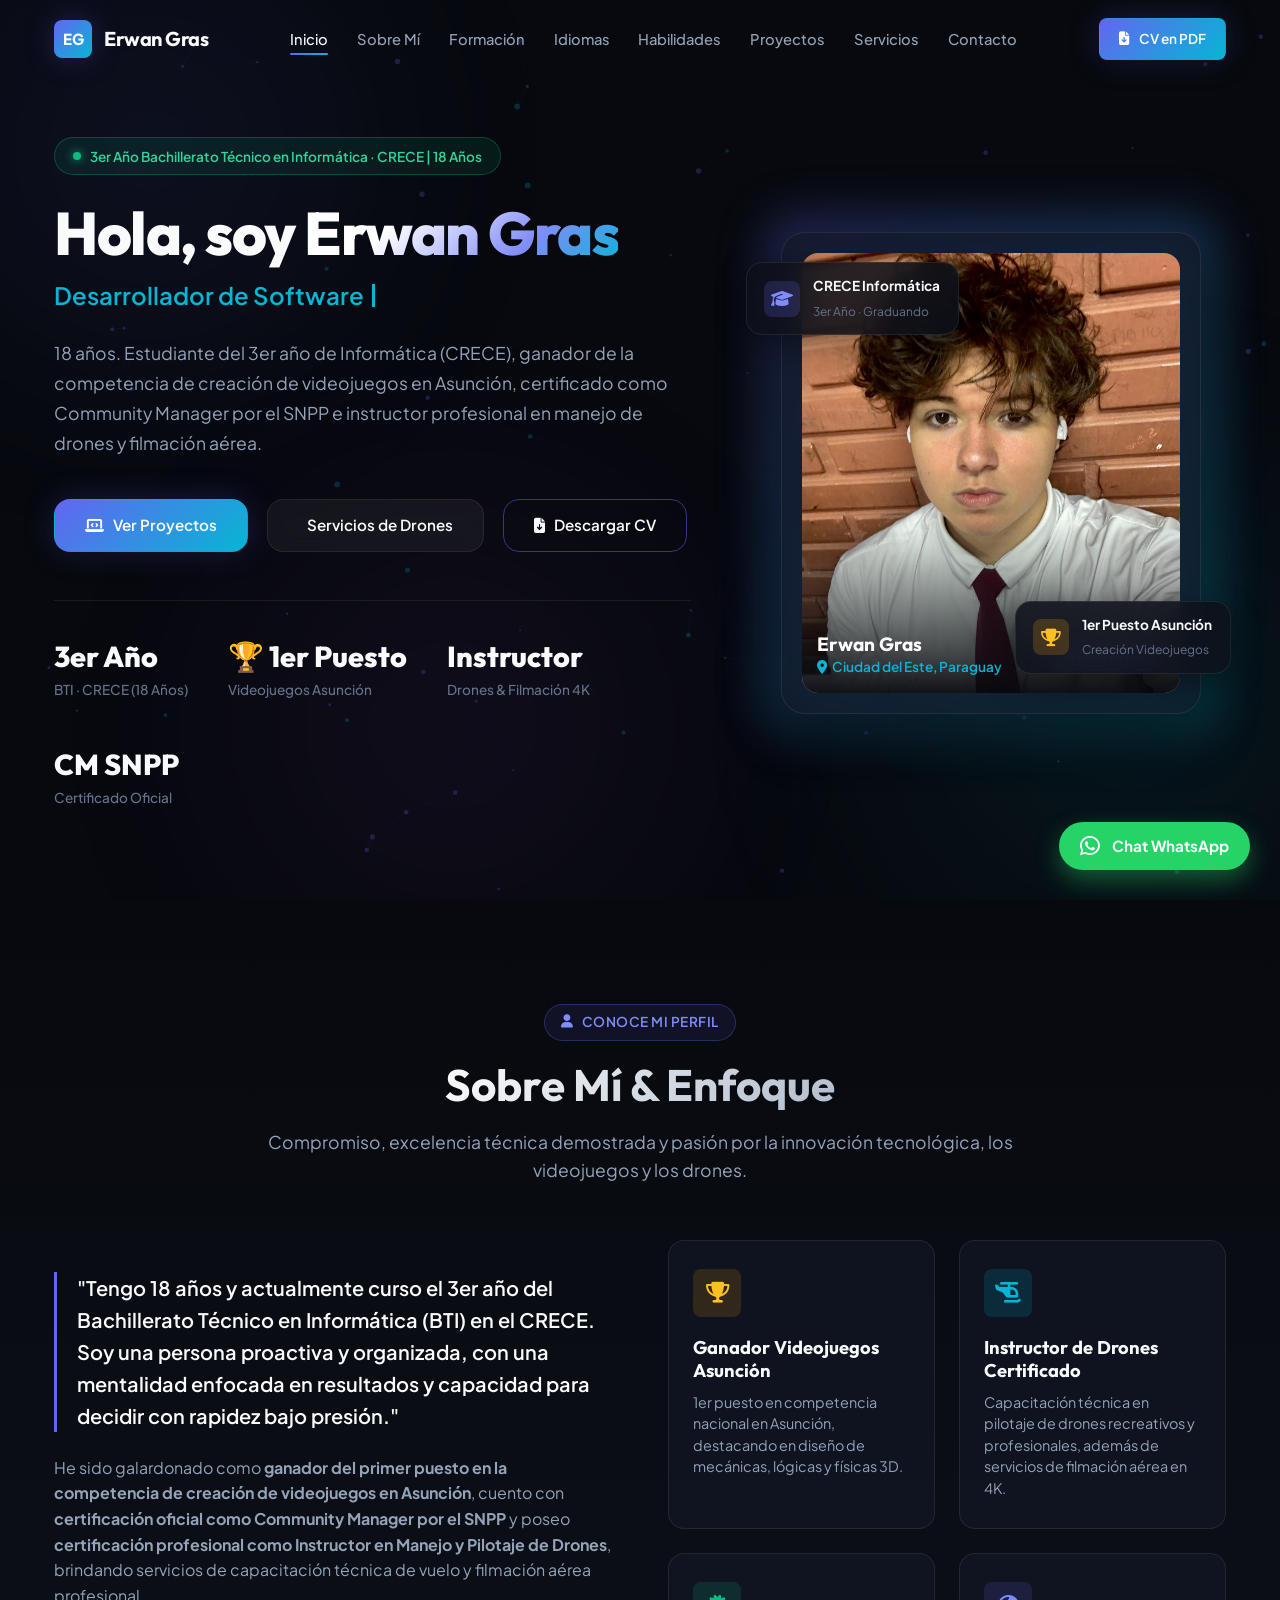
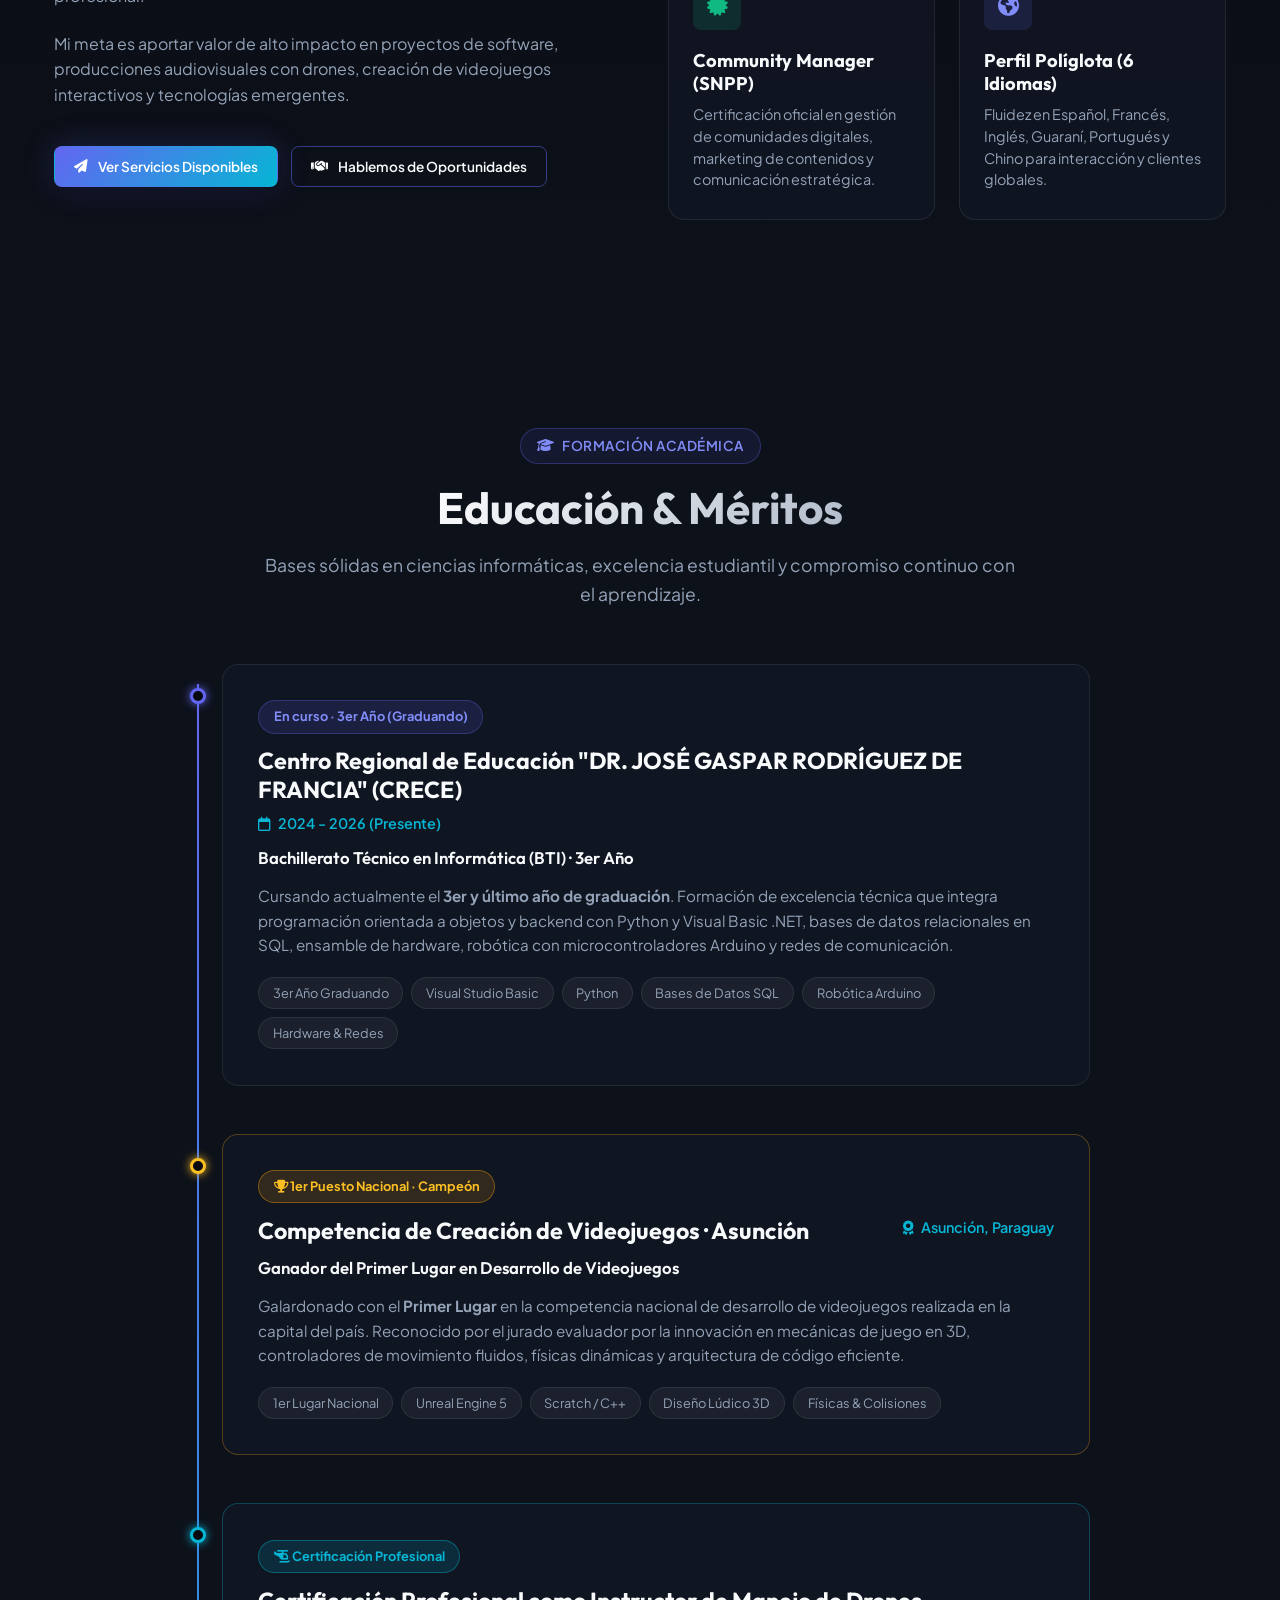
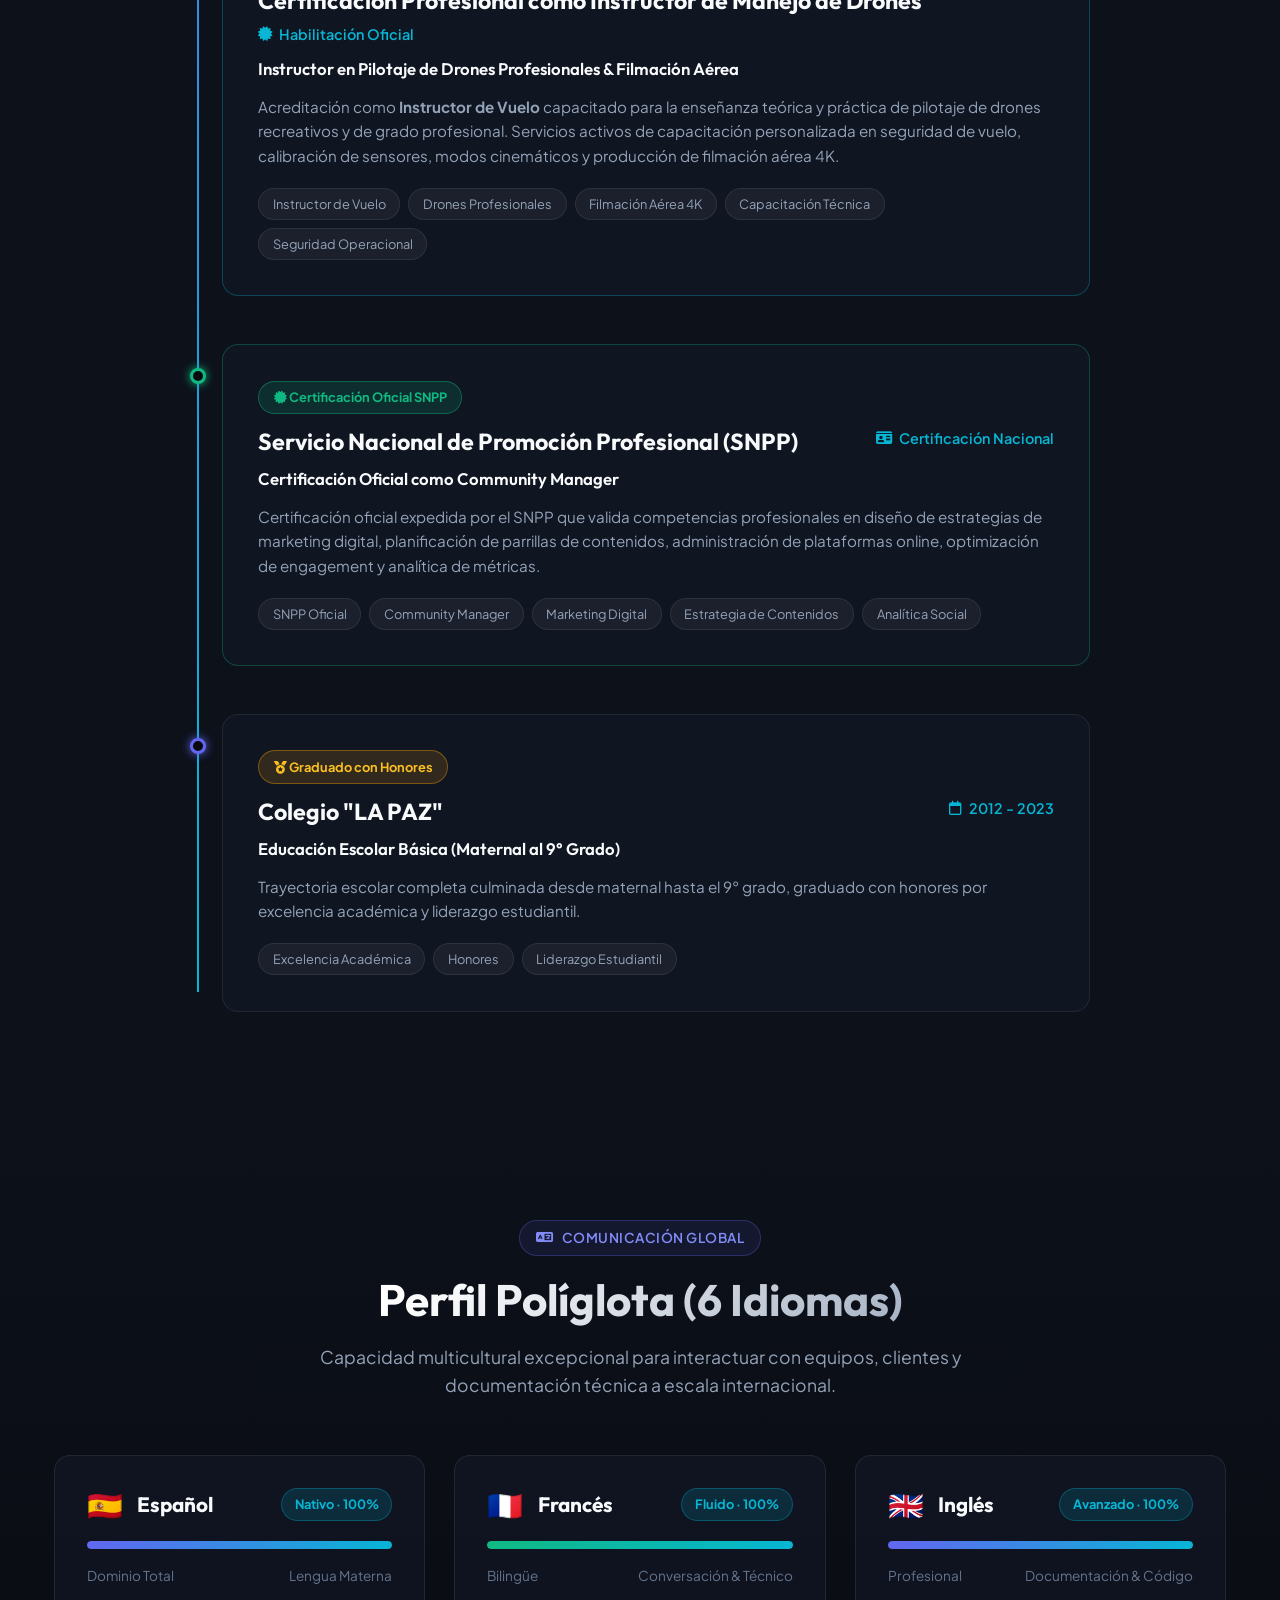
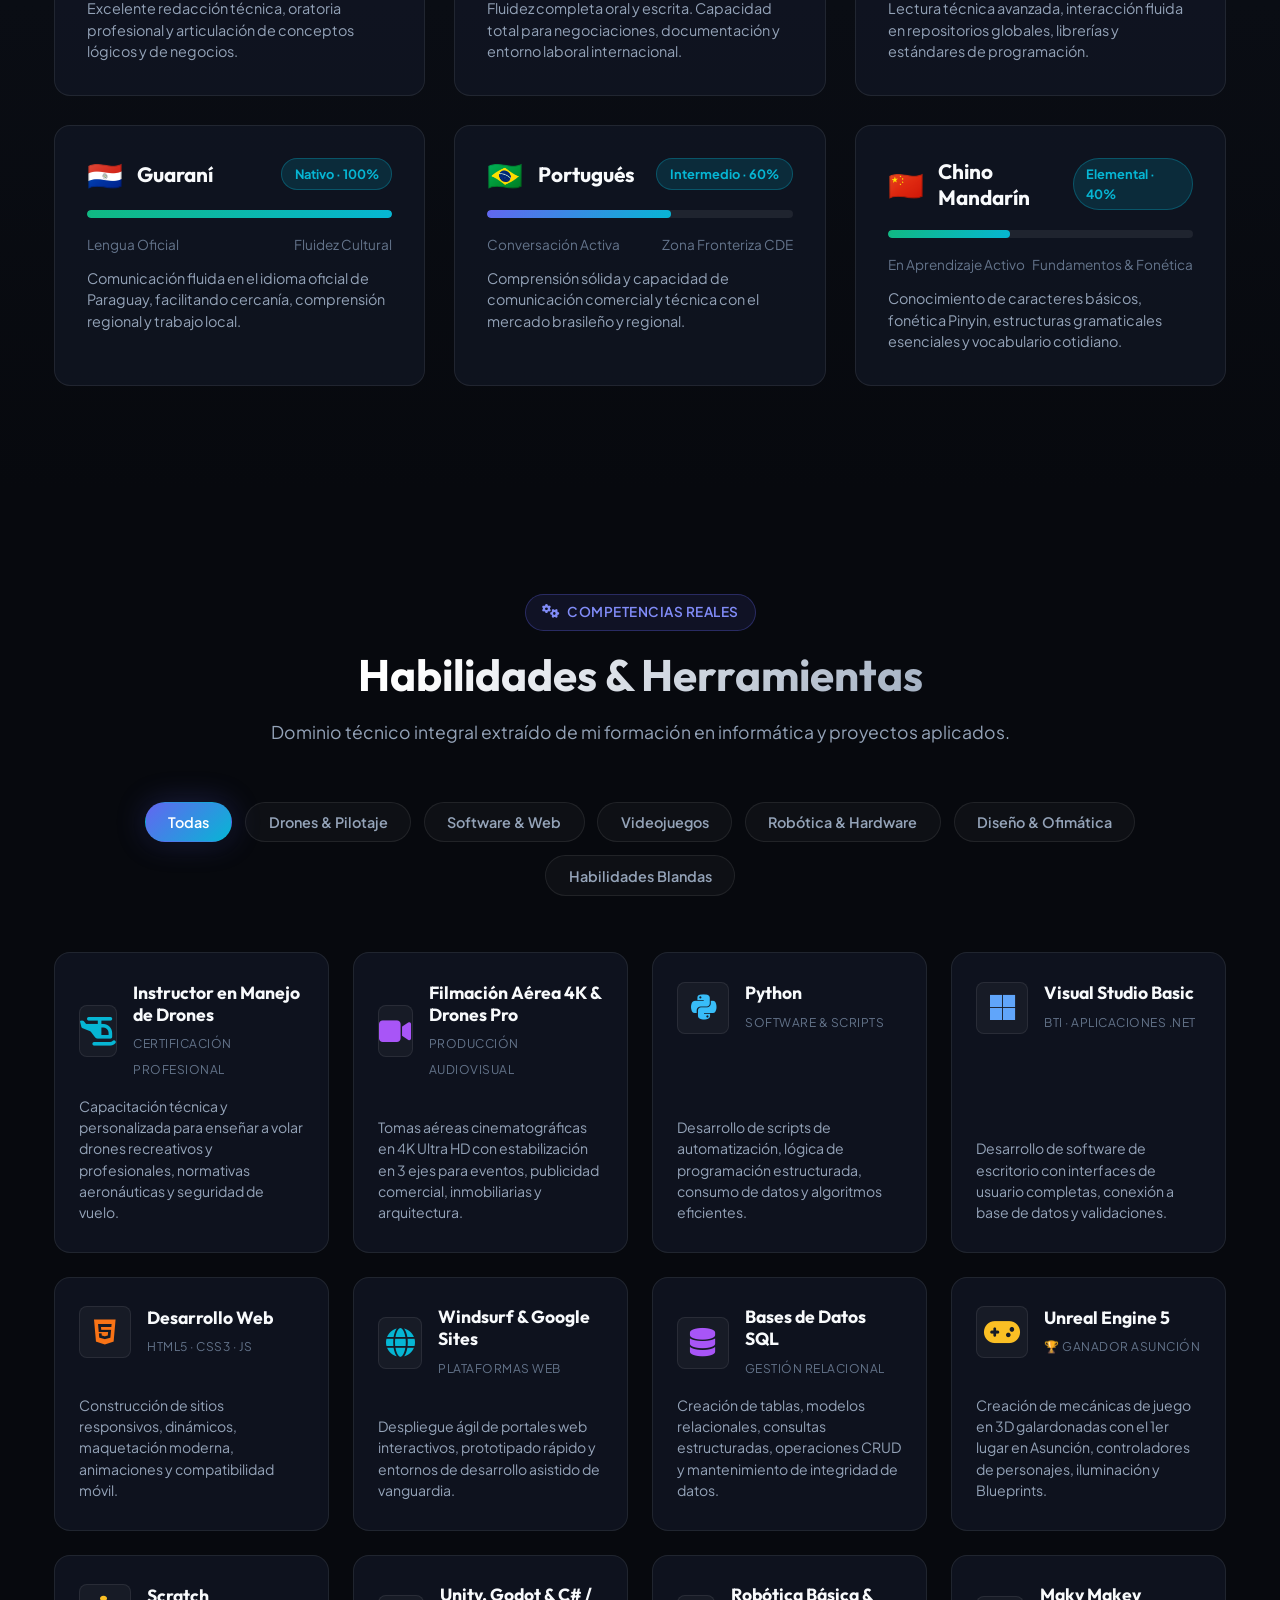
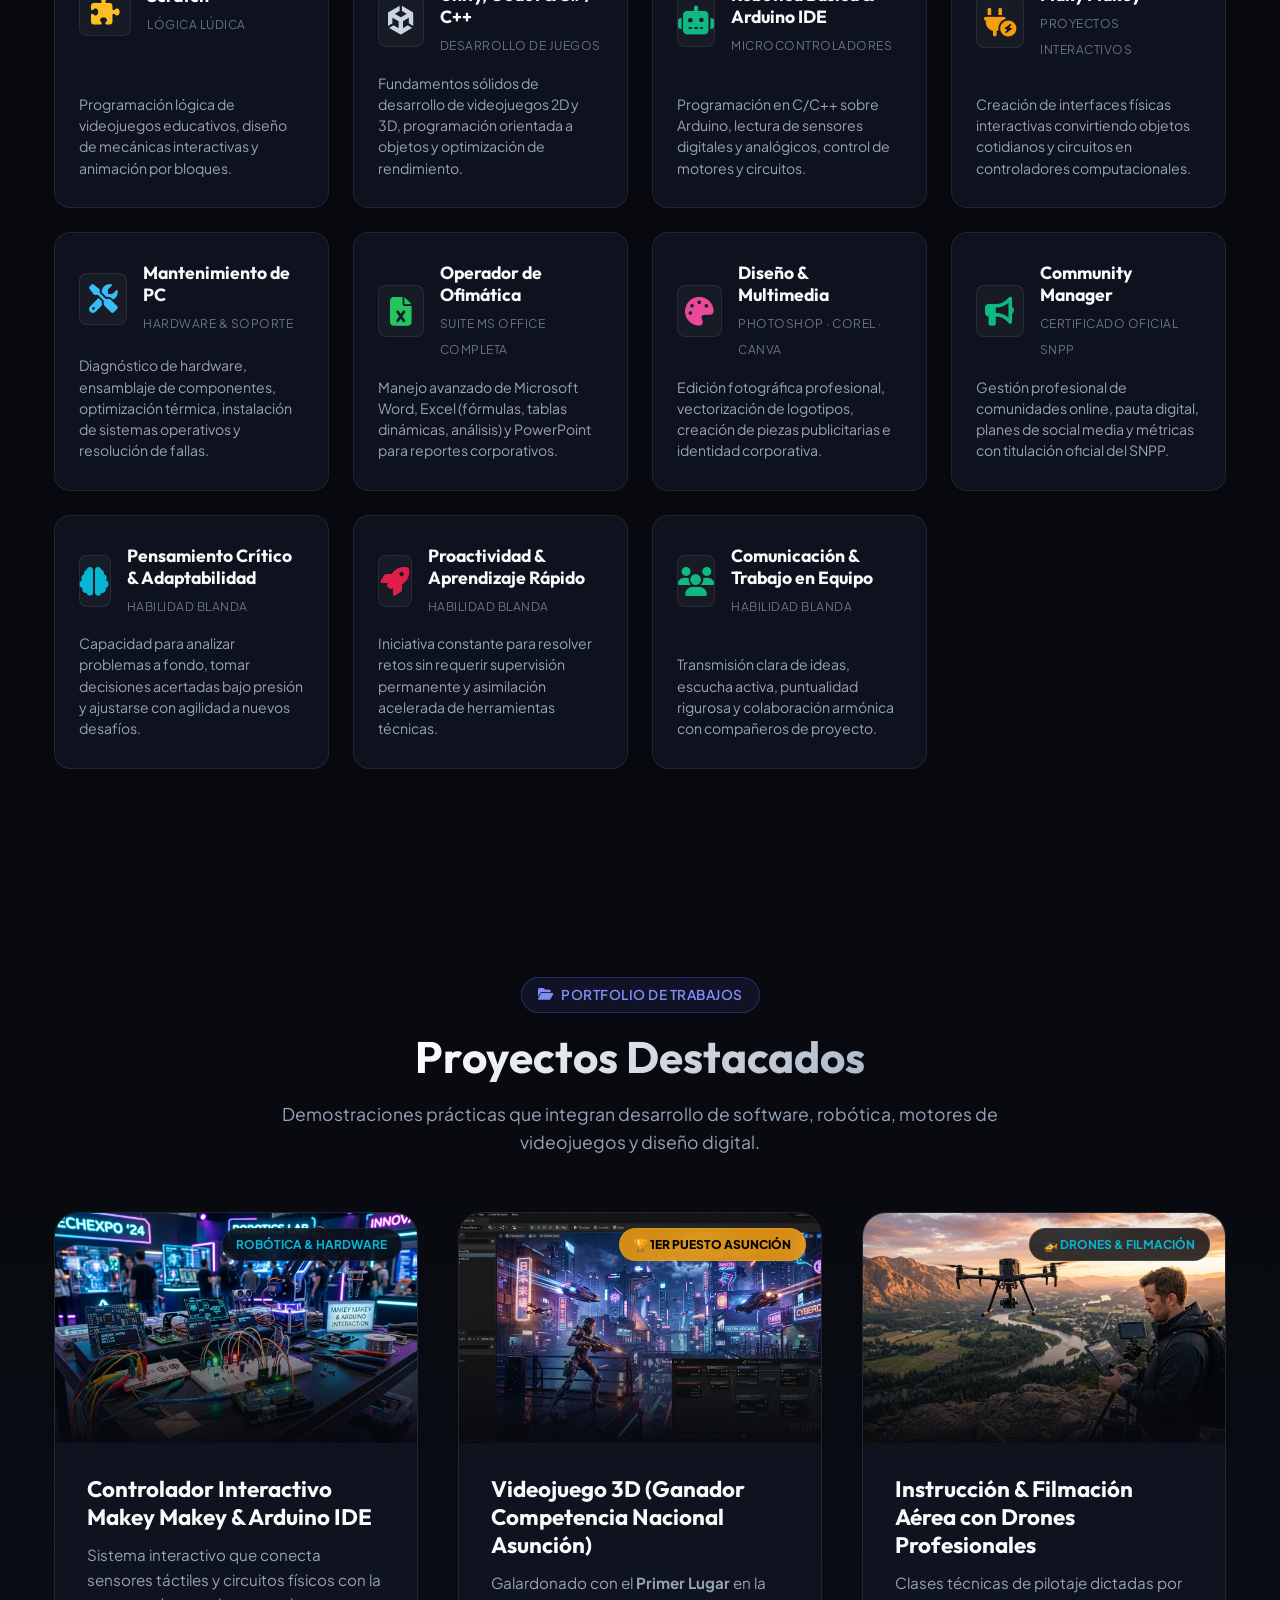
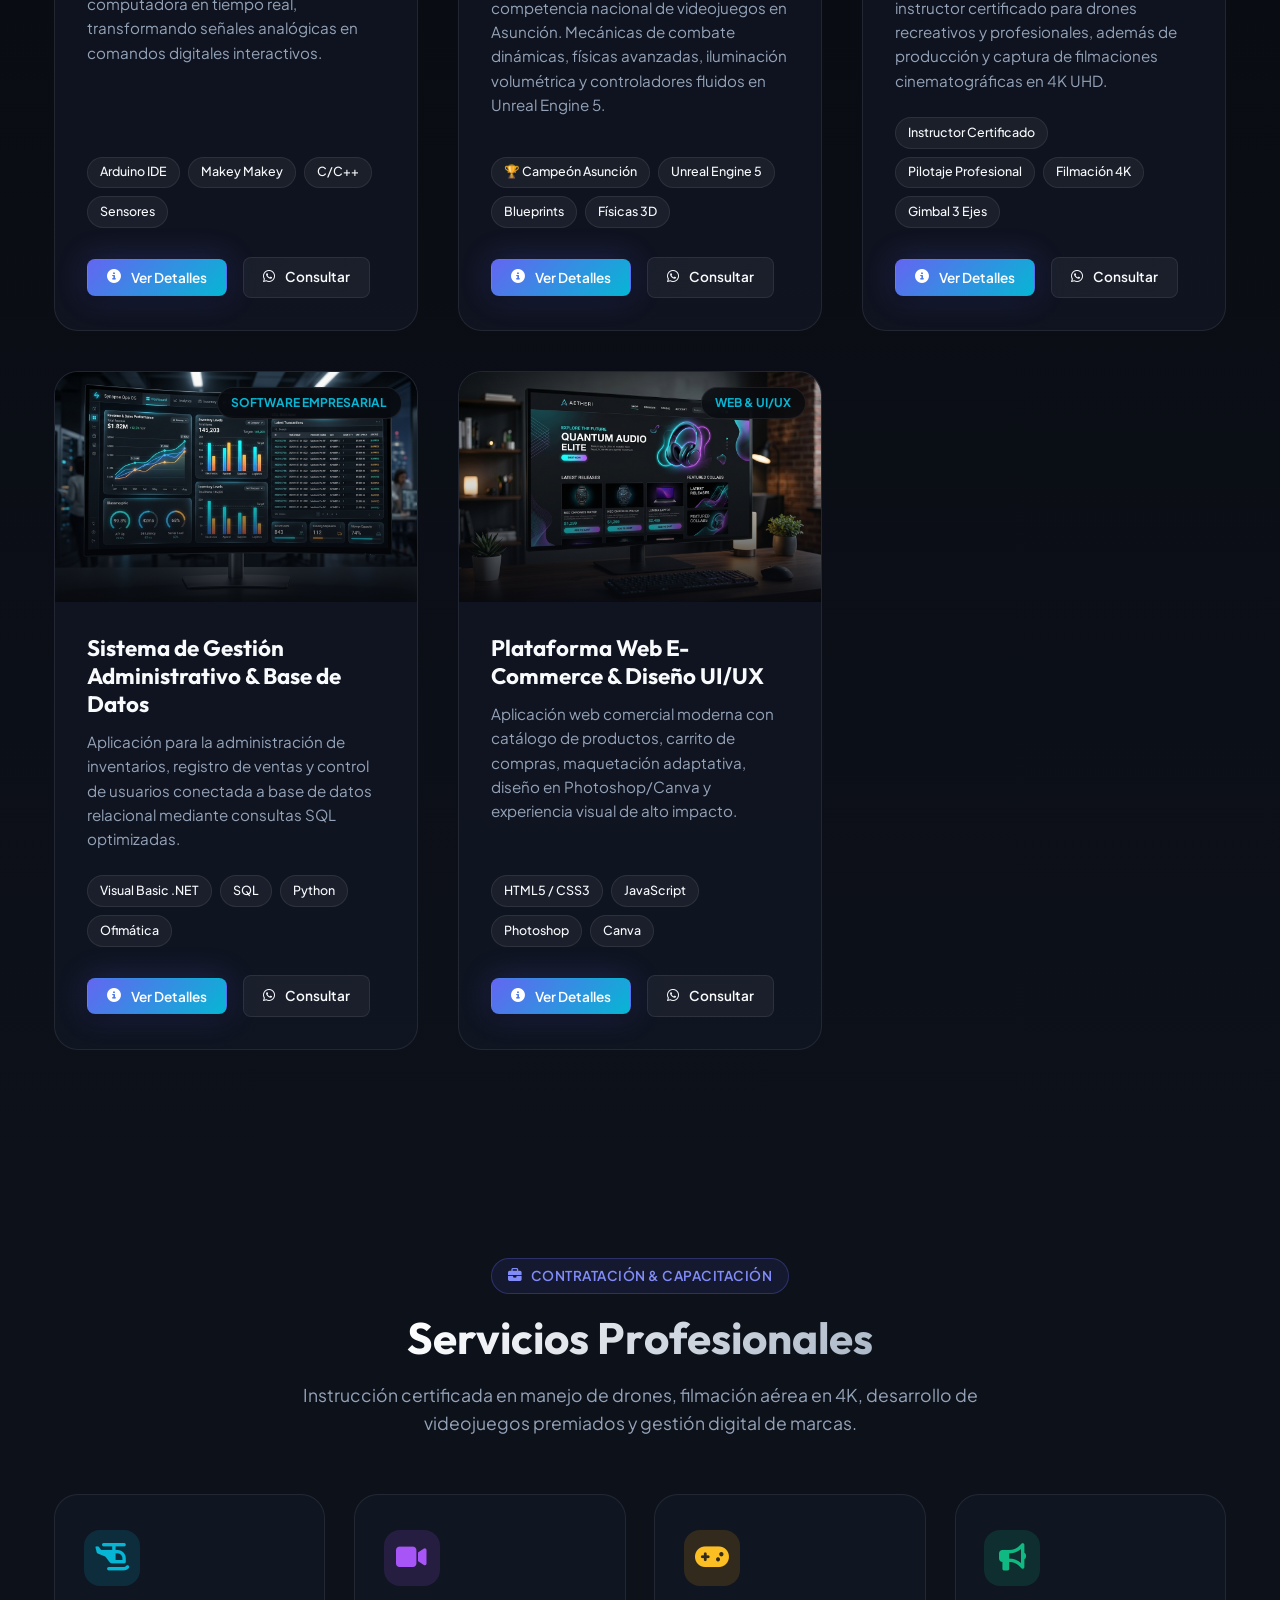
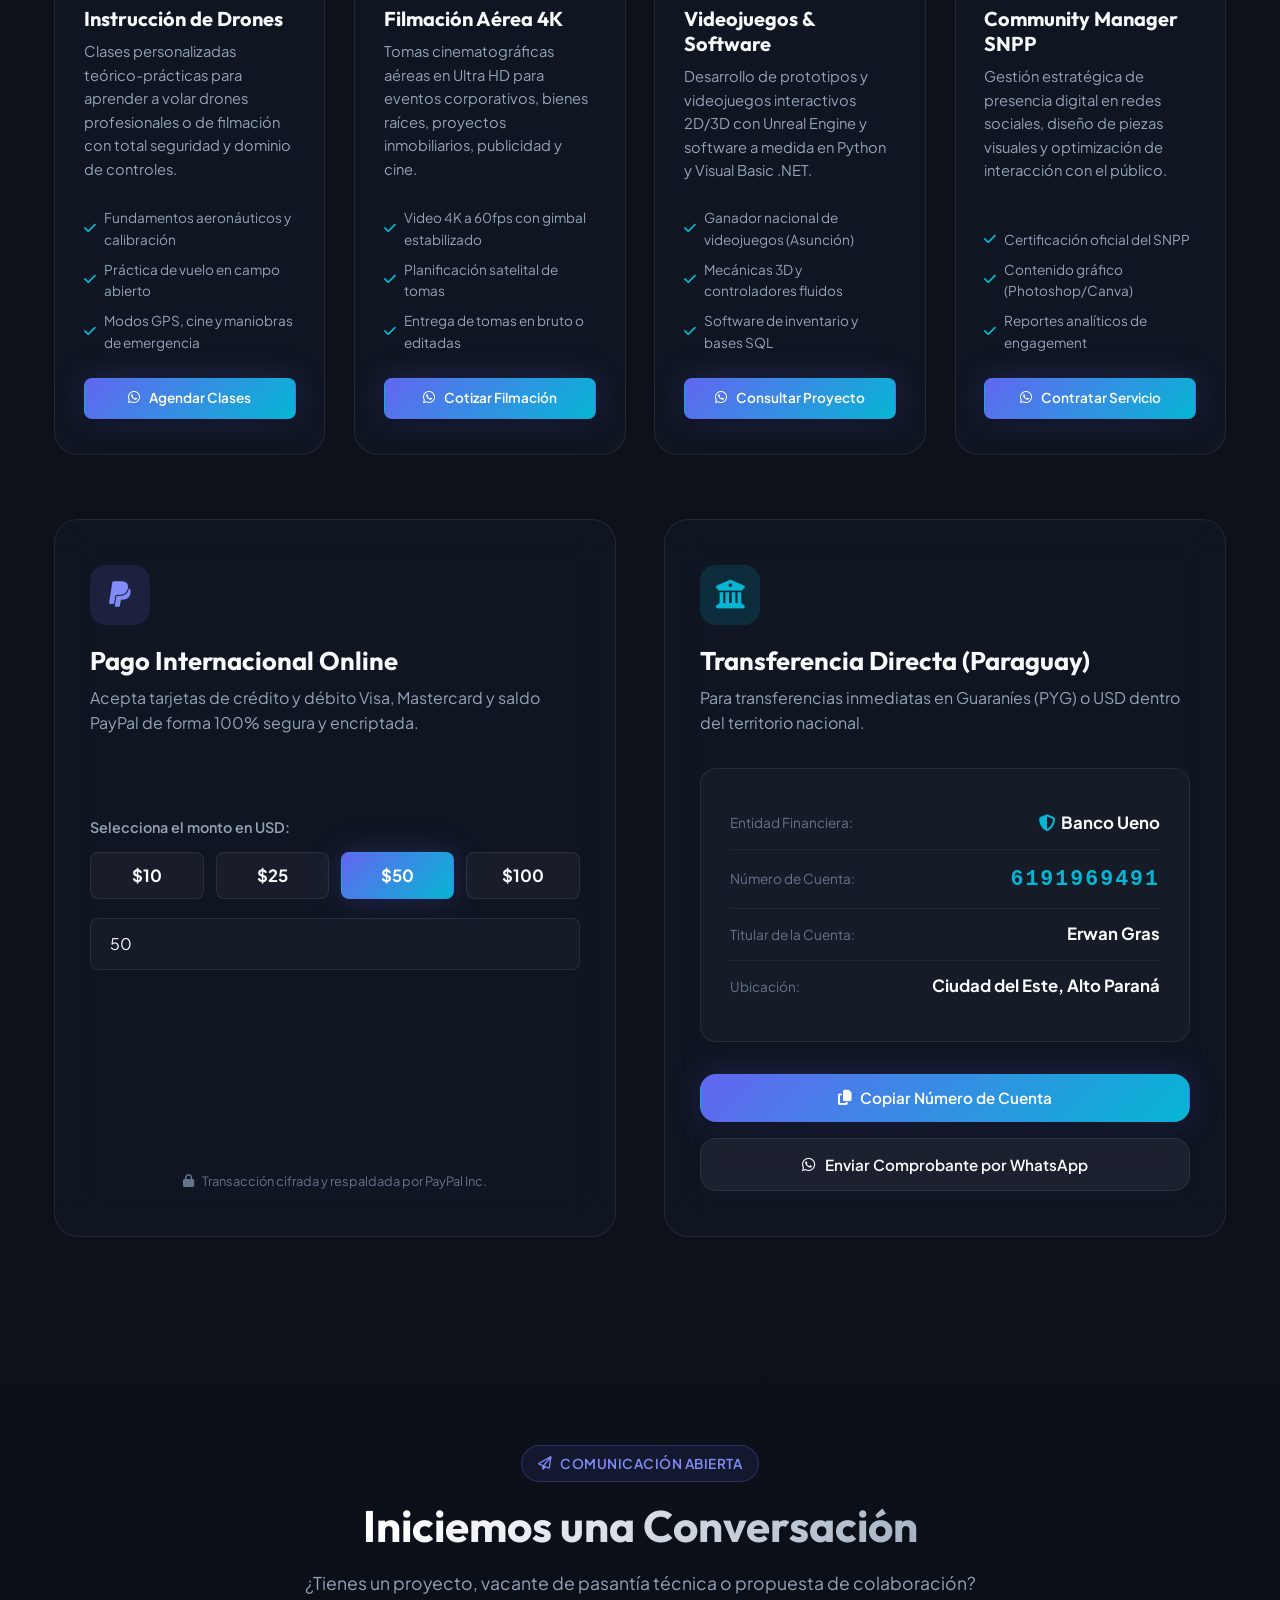
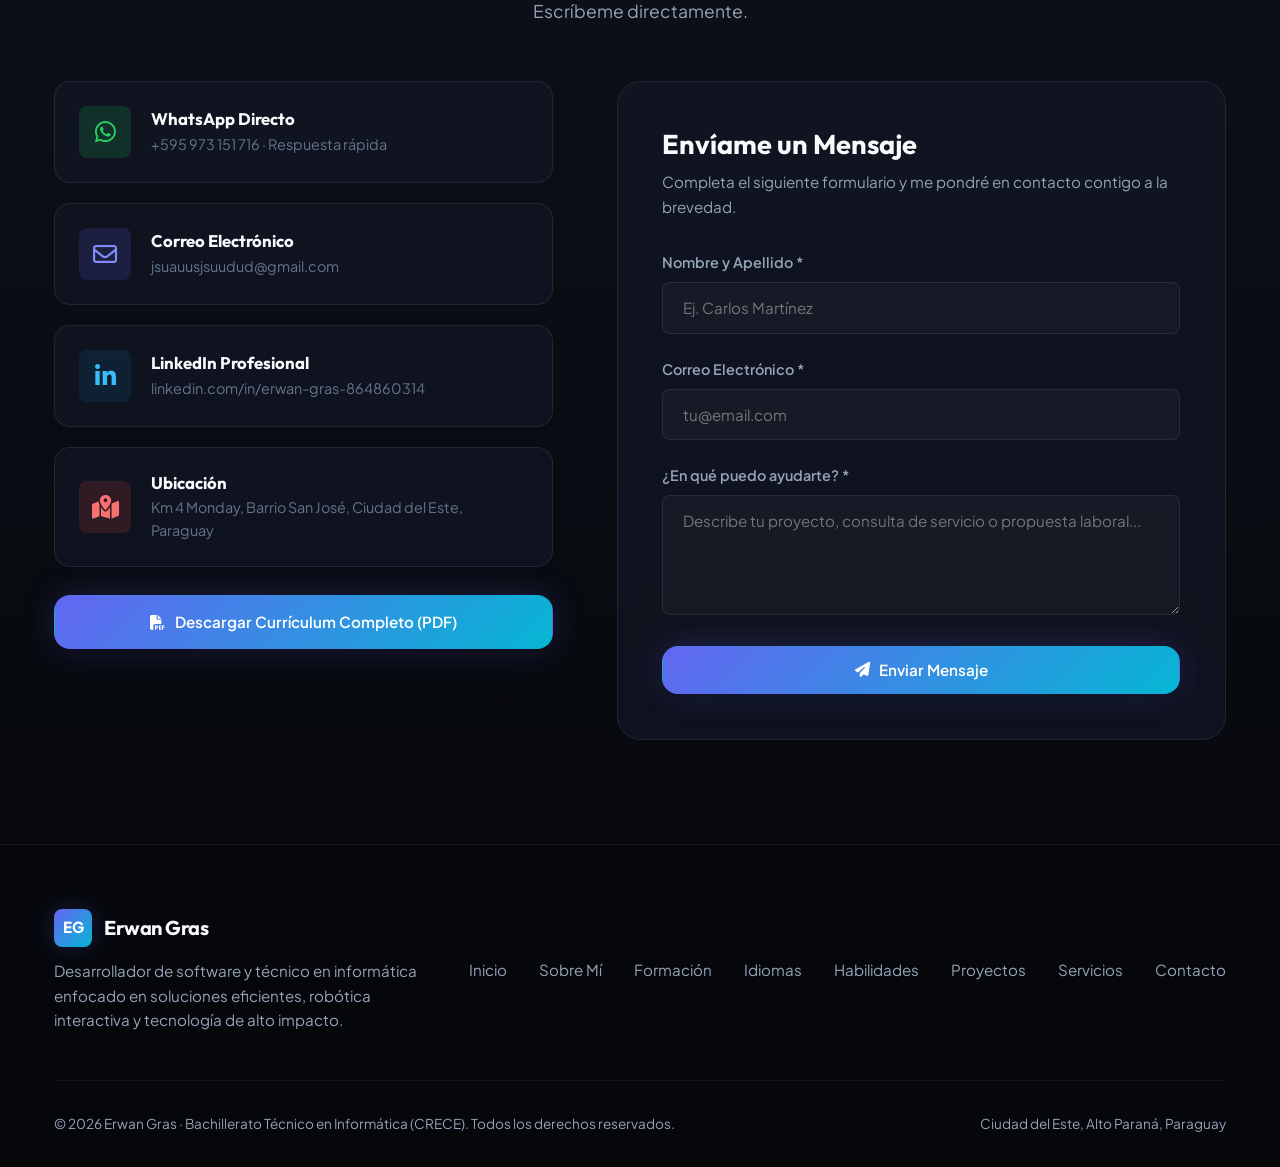
<file: index.html>
<!DOCTYPE html>
<html lang="es">
<head>
    <meta charset="UTF-8">
    <meta name="viewport" content="width=device-width, initial-scale=1.0">
    <title>Erwan Gras | Desarrollador de Software & Técnico en Informática</title>
    <meta name="description" content="Portafolio profesional de Erwan Gras. Estudiante de Bachillerato Técnico en Informática (CRECE), desarrollador de software, videojuegos, robótica con Arduino y Makey Makey, y políglota en 6 idiomas.">
    <meta name="keywords" content="Erwan Gras, desarrollador software, tecnico informatica CRECE, videojuegos Unreal Engine, Python, Arduino, robotica, Ciudad del Este, Paraguay">
    <meta name="author" content="Erwan Gras">
    
    <!-- Open Graph / Meta Compartir para WhatsApp y Redes Sociales -->
    <meta property="og:type" content="website">
    <meta property="og:url" content="https://erwangras.github.io/">
    <meta property="og:title" content="Erwan Gras | Portafolio Profesional">
    <meta property="og:description" content="Desarrollador de Software, Ganador de Videojuegos en Asunción, Instructor de Drones & BTI CRECE. Descubre mis proyectos y servicios.">
    <meta property="og:image" content="https://erwangras.github.io/assets/profile.jpg">
    <link rel="canonical" href="https://erwangras.github.io/">
    
    <!-- Instant Dark Theme Background to eliminate white flash on mobile -->
    <style>
        html, body {
            background-color: #07090e !important;
            color: #f8fafc;
        }
    </style>
    
    <!-- Google Fonts: Plus Jakarta Sans & Outfit (Non-blocking) -->
    <link rel="preconnect" href="https://fonts.googleapis.com">
    <link rel="preconnect" href="https://fonts.gstatic.com" crossorigin>
    <link rel="stylesheet" href="https://fonts.googleapis.com/css2?family=Outfit:wght@400;500;600;700;800;900&family=Plus+Jakarta+Sans:wght@300;400;500;600;700;800&display=swap" media="print" onload="this.media='all'">
    
    <!-- Font Awesome Icons 6.5.1 (Non-blocking) -->
    <link rel="stylesheet" href="https://cdnjs.cloudflare.com/ajax/libs/font-awesome/6.5.1/css/all.min.css" media="print" onload="this.media='all'">
    
    <!-- Custom CSS with cache buster -->
    <link rel="stylesheet" href="styles.css?v=2.6">
</head>
<body style="background-color: #07090e;">

    <!-- Ambient Glow Lighting -->
    <div class="ambient-glow glow-top-left" aria-hidden="true"></div>
    <div class="ambient-glow glow-mid-right" aria-hidden="true"></div>
    <div class="ambient-glow glow-bottom-left" aria-hidden="true"></div>

    <!-- Particle Canvas -->
    <canvas id="particle-canvas" aria-hidden="true"></canvas>

    <!-- Scroll Progress Indicator -->
    <div class="scroll-progress-bar" id="scroll-progress-bar"></div>

    <!-- Global Toast Alert -->
    <div class="toast-container" id="toast-container">
        <div class="toast" id="global-toast">
            <i class="fa-solid fa-circle-check"></i>
            <span id="toast-text">Notificación</span>
        </div>
    </div>

    <!-- Floating WhatsApp Action -->
    <a href="https://wa.me/595973151716?text=Hola%20Erwan,%20he%20visto%20tu%20portafolio%20y%20me%20gustar%C3%ADa%20conversar%20contigo." 
       target="_blank" 
       rel="noopener noreferrer" 
       class="floating-whatsapp" 
       aria-label="Contactar por WhatsApp directo">
        <i class="fa-brands fa-whatsapp"></i>
        <span>Chat WhatsApp</span>
    </a>

    <!-- Scroll to Top Button -->
    <button class="scroll-top-btn" id="scroll-top-btn" aria-label="Volver arriba">
        <i class="fa-solid fa-arrow-up"></i>
    </button>

    <!-- ========================================================================
         NAVBAR
         ======================================================================== -->
    <header>
        <nav class="navbar" id="navbar">
            <div class="nav-container">
                <a href="#inicio" class="brand-logo" aria-label="Ir al inicio de Erwan Gras">
                    <div class="brand-badge">EG</div>
                    <span class="brand-name">Erwan Gras</span>
                </a>

                <ul class="nav-menu" id="nav-menu">
                    <li><a href="#inicio" class="nav-link active">Inicio</a></li>
                    <li><a href="#sobre-mi" class="nav-link">Sobre Mí</a></li>
                    <li><a href="#formacion" class="nav-link">Formación</a></li>
                    <li><a href="#idiomas" class="nav-link">Idiomas</a></li>
                    <li><a href="#habilidades" class="nav-link">Habilidades</a></li>
                    <li><a href="#proyectos" class="nav-link">Proyectos</a></li>
                    <li><a href="#servicios" class="nav-link">Servicios</a></li>
                    <li><a href="#contacto" class="nav-link">Contacto</a></li>
                </ul>

                <div class="nav-actions">
                    <a href="assets/Curriculum_Erwan_Gras.pdf" download="Curriculum_Erwan_Gras.pdf" class="btn btn-primary btn-sm" aria-label="Descargar curriculum vitae en PDF">
                        <i class="fa-solid fa-file-arrow-down"></i>
                        <span>CV en PDF</span>
                    </a>
                    <button class="menu-toggle" id="menu-toggle" aria-label="Alternar menú de navegación">
                        <i class="fa-solid fa-bars"></i>
                    </button>
                </div>
            </div>
        </nav>
    </header>

    <main>
        <!-- ========================================================================
             1. HERO SECTION
             ======================================================================== -->
        <section id="inicio" class="hero">
            <div class="container">
                <div class="hero-grid">
                    
                    <div class="hero-content reveal-fade-up">
                        <div class="status-pill">
                            <span class="status-dot"></span>
                            <span>3er Año Bachillerato Técnico en Informática · CRECE | 18 Años</span>
                        </div>

                        <h1 class="hero-title">
                            Hola, soy <span class="highlight">Erwan Gras</span>
                        </h1>

                        <div class="hero-typewriter-container">
                            <span id="typewriter-text">Desarrollador de Software</span>
                            <span class="typewriter-cursor"></span>
                        </div>

                        <p class="hero-desc">
                            18 años. Estudiante del 3er año de Informática (CRECE), ganador de la competencia de creación de videojuegos en Asunción, certificado como Community Manager por el SNPP e instructor profesional en manejo de drones y filmación aérea.
                        </p>

                        <div class="hero-cta-group">
                            <a href="#proyectos" class="btn btn-primary">
                                <i class="fa-solid fa-laptop-code"></i>
                                <span>Ver Proyectos</span>
                            </a>
                            <a href="#servicios" class="btn btn-secondary">
                                <i class="fa-solid fa-drone"></i>
                                <span>Servicios de Drones</span>
                            </a>
                            <a href="assets/Curriculum_Erwan_Gras.pdf" download="Curriculum_Erwan_Gras.pdf" class="btn btn-outline">
                                <i class="fa-solid fa-file-arrow-down"></i>
                                <span>Descargar CV</span>
                            </a>
                        </div>

                        <div class="hero-stats-row">
                            <div class="stat-item">
                                <span class="stat-number">3er Año</span>
                                <span class="stat-label">BTI · CRECE (18 Años)</span>
                            </div>
                            <div class="stat-item">
                                <span class="stat-number">🏆 1er Puesto</span>
                                <span class="stat-label">Videojuegos Asunción</span>
                            </div>
                            <div class="stat-item">
                                <span class="stat-number">Instructor</span>
                                <span class="stat-label">Drones & Filmación 4K</span>
                            </div>
                            <div class="stat-item">
                                <span class="stat-number">CM SNPP</span>
                                <span class="stat-label">Certificado Oficial</span>
                            </div>
                        </div>
                    </div>

                    <!-- Hero Visual Profile Card -->
                    <div class="hero-visual reveal-fade-up delay-200">
                        <div class="profile-card-wrapper">
                            <div class="profile-card-glow"></div>
                            
                            <!-- Floating Badge 1 -->
                            <div class="floating-chip floating-chip-1">
                                <div class="chip-icon blue">
                                    <i class="fa-solid fa-graduation-cap"></i>
                                </div>
                                <div class="chip-text">
                                    <strong>CRECE Informática</strong>
                                    <span>3er Año · Graduando</span>
                                </div>
                            </div>

                            <!-- Floating Badge 2 -->
                            <div class="floating-chip floating-chip-2">
                                <div class="chip-icon gold">
                                    <i class="fa-solid fa-trophy"></i>
                                </div>
                                <div class="chip-text">
                                    <strong>1er Puesto Asunción</strong>
                                    <span>Creación Videojuegos</span>
                                </div>
                            </div>

                            <div class="profile-card">
                                <div class="profile-img-box">
                                    <img src="assets/profile.jpg" alt="Foto de perfil de Erwan Gras" class="profile-img">
                                    <div class="profile-img-overlay"></div>
                                    <div class="profile-overlay-badge">
                                        <div class="badge-name-role">
                                            <h3>Erwan Gras</h3>
                                            <p><i class="fa-solid fa-location-dot" style="margin-right: 5px;"></i>Ciudad del Este, Paraguay</p>
                                        </div>
                                        <span class="tag-pill" style="background: rgba(99, 102, 241, 0.3); color:#fff; border-color: rgba(99, 102, 241, 0.5);">18 Años · BTI 3°</span>
                                    </div>
                                </div>
                            </div>
                        </div>
                    </div>

                </div>
            </div>
        </section>

        <!-- ========================================================================
             2. SOBRE MÍ SECTION
             ======================================================================== -->
        <section id="sobre-mi" class="section about-section">
            <div class="container">
                <div class="section-header reveal-fade-up">
                    <span class="section-tag"><i class="fa-solid fa-user"></i> Conoce mi perfil</span>
                    <h2 class="section-title">Sobre Mí & Enfoque</h2>
                    <p class="section-desc">Compromiso, excelencia técnica demostrada y pasión por la innovación tecnológica, los videojuegos y los drones.</p>
                </div>

                <div class="about-grid">
                    <div class="about-narrative reveal-fade-up">
                        <p class="lead-text">
                            "Tengo 18 años y actualmente curso el 3er año del Bachillerato Técnico en Informática (BTI) en el CRECE. Soy una persona proactiva y organizada, con una mentalidad enfocada en resultados y capacidad para decidir con rapidez bajo presión."
                        </p>
                        <p>
                            He sido galardonado como <strong>ganador del primer puesto en la competencia de creación de videojuegos en Asunción</strong>, cuento con <strong>certificación oficial como Community Manager por el SNPP</strong> y poseo <strong>certificación profesional como Instructor en Manejo y Pilotaje de Drones</strong>, brindando servicios de capacitación técnica de vuelo y filmación aérea profesional.
                        </p>
                        <p>
                            Mi meta es aportar valor de alto impacto en proyectos de software, producciones audiovisuales con drones, creación de videojuegos interactivos y tecnologías emergentes.
                        </p>
                        <div style="margin-top: 1rem; display: flex; gap: 0.8rem; flex-wrap: wrap;">
                            <a href="#servicios" class="btn btn-primary btn-sm">
                                <i class="fa-solid fa-paper-plane"></i>
                                <span>Ver Servicios Disponibles</span>
                            </a>
                            <a href="#contacto" class="btn btn-outline btn-sm">
                                <i class="fa-solid fa-handshake"></i>
                                <span>Hablemos de Oportunidades</span>
                            </a>
                        </div>
                    </div>

                    <div class="about-features-grid reveal-fade-up delay-200">
                        <div class="feature-box">
                            <div class="feature-icon-wrapper" style="background: rgba(245, 158, 11, 0.15); color: #fbbf24;">
                                <i class="fa-solid fa-trophy"></i>
                            </div>
                            <h4>Ganador Videojuegos Asunción</h4>
                            <p>1er puesto en competencia nacional en Asunción, destacando en diseño de mecánicas, lógicas y físicas 3D.</p>
                        </div>

                        <div class="feature-box">
                            <div class="feature-icon-wrapper" style="background: rgba(6, 182, 212, 0.15); color: var(--accent-cyan);">
                                <i class="fa-solid fa-helicopter"></i>
                            </div>
                            <h4>Instructor de Drones Certificado</h4>
                            <p>Capacitación técnica en pilotaje de drones recreativos y profesionales, además de servicios de filmación aérea en 4K.</p>
                        </div>

                        <div class="feature-box">
                            <div class="feature-icon-wrapper" style="background: rgba(16, 185, 129, 0.15); color: var(--accent-emerald);">
                                <i class="fa-solid fa-certificate"></i>
                            </div>
                            <h4>Community Manager (SNPP)</h4>
                            <p>Certificación oficial en gestión de comunidades digitales, marketing de contenidos y comunicación estratégica.</p>
                        </div>

                        <div class="feature-box">
                            <div class="feature-icon-wrapper" style="background: rgba(99, 102, 241, 0.15); color: var(--primary-light);">
                                <i class="fa-solid fa-earth-americas"></i>
                            </div>
                            <h4>Perfil Políglota (6 Idiomas)</h4>
                            <p>Fluidez en Español, Francés, Inglés, Guaraní, Portugués y Chino para interacción y clientes globales.</p>
                        </div>
                    </div>
                </div>
            </div>
        </section>

        <!-- ========================================================================
             3. EDUCACIÓN & TRAYECTORIA SECTION
             ======================================================================== -->
        <section id="formacion" class="section education-section">
            <div class="container">
                <div class="section-header reveal-fade-up">
                    <span class="section-tag"><i class="fa-solid fa-graduation-cap"></i> Formación Académica</span>
                    <h2 class="section-title">Educación & Méritos</h2>
                    <p class="section-desc">Bases sólidas en ciencias informáticas, excelencia estudiantil y compromiso continuo con el aprendizaje.</p>
                </div>

                <div class="timeline-wrapper">
                    <div class="timeline-line"></div>

                    <!-- Item 1: CRECE 3er Año -->
                    <div class="timeline-item reveal-fade-up">
                        <div class="timeline-node"></div>
                        <div class="timeline-card">
                            <span class="timeline-badge">En curso · 3er Año (Graduando)</span>
                            <div class="timeline-header">
                                <h3 class="timeline-institution">Centro Regional de Educación "DR. JOSÉ GASPAR RODRÍGUEZ DE FRANCIA" (CRECE)</h3>
                                <span class="timeline-period"><i class="fa-regular fa-calendar"></i> 2024 - 2026 (Presente)</span>
                            </div>
                            <h4 class="timeline-degree">Bachillerato Técnico en Informática (BTI) · 3er Año</h4>
                            <p class="timeline-details">
                                Cursando actualmente el <strong>3er y último año de graduación</strong>. Formación de excelencia técnica que integra programación orientada a objetos y backend con Python y Visual Basic .NET, bases de datos relacionales en SQL, ensamble de hardware, robótica con microcontroladores Arduino y redes de comunicación.
                            </p>
                            <div class="timeline-tags">
                                <span class="tag-pill">3er Año Graduando</span>
                                <span class="tag-pill">Visual Studio Basic</span>
                                <span class="tag-pill">Python</span>
                                <span class="tag-pill">Bases de Datos SQL</span>
                                <span class="tag-pill">Robótica Arduino</span>
                                <span class="tag-pill">Hardware & Redes</span>
                            </div>
                        </div>
                    </div>

                    <!-- Item 2: Ganador Videojuegos Asunción -->
                    <div class="timeline-item reveal-fade-up delay-100">
                        <div class="timeline-node" style="border-color: #fbbf24; box-shadow: 0 0 10px #fbbf24;"></div>
                        <div class="timeline-card" style="border-color: rgba(245, 158, 11, 0.3);">
                            <span class="timeline-badge honors" style="background: rgba(245, 158, 11, 0.15); color: #fbbf24; border-color: rgba(245, 158, 11, 0.4);">
                                <i class="fa-solid fa-trophy"></i> 1er Puesto Nacional · Campeón
                            </span>
                            <div class="timeline-header">
                                <h3 class="timeline-institution">Competencia de Creación de Videojuegos · Asunción</h3>
                                <span class="timeline-period"><i class="fa-solid fa-award"></i> Asunción, Paraguay</span>
                            </div>
                            <h4 class="timeline-degree">Ganador del Primer Lugar en Desarrollo de Videojuegos</h4>
                            <p class="timeline-details">
                                Galardonado con el <strong>Primer Lugar</strong> en la competencia nacional de desarrollo de videojuegos realizada en la capital del país. Reconocido por el jurado evaluador por la innovación en mecánicas de juego en 3D, controladores de movimiento fluidos, físicas dinámicas y arquitectura de código eficiente.
                            </p>
                            <div class="timeline-tags">
                                <span class="tag-pill">1er Lugar Nacional</span>
                                <span class="tag-pill">Unreal Engine 5</span>
                                <span class="tag-pill">Scratch / C++</span>
                                <span class="tag-pill">Diseño Lúdico 3D</span>
                                <span class="tag-pill">Físicas & Colisiones</span>
                            </div>
                        </div>
                    </div>

                    <!-- Item 3: Certificación Instructor Drones -->
                    <div class="timeline-item reveal-fade-up delay-200">
                        <div class="timeline-node" style="border-color: var(--accent-cyan); box-shadow: 0 0 10px var(--accent-cyan);"></div>
                        <div class="timeline-card" style="border-color: rgba(6, 182, 212, 0.3);">
                            <span class="timeline-badge" style="background: rgba(6, 182, 212, 0.15); color: var(--accent-cyan); border-color: rgba(6, 182, 212, 0.4);">
                                <i class="fa-solid fa-helicopter"></i> Certificación Profesional
                            </span>
                            <div class="timeline-header">
                                <h3 class="timeline-institution">Certificación Profesional como Instructor de Manejo de Drones</h3>
                                <span class="timeline-period"><i class="fa-solid fa-certificate"></i> Habilitación Oficial</span>
                            </div>
                            <h4 class="timeline-degree">Instructor en Pilotaje de Drones Profesionales & Filmación Aérea</h4>
                            <p class="timeline-details">
                                Acreditación como <strong>Instructor de Vuelo</strong> capacitado para la enseñanza teórica y práctica de pilotaje de drones recreativos y de grado profesional. Servicios activos de capacitación personalizada en seguridad de vuelo, calibración de sensores, modos cinemáticos y producción de filmación aérea 4K.
                            </p>
                            <div class="timeline-tags">
                                <span class="tag-pill">Instructor de Vuelo</span>
                                <span class="tag-pill">Drones Profesionales</span>
                                <span class="tag-pill">Filmación Aérea 4K</span>
                                <span class="tag-pill">Capacitación Técnica</span>
                                <span class="tag-pill">Seguridad Operacional</span>
                            </div>
                        </div>
                    </div>

                    <!-- Item 4: Certificación Community Manager SNPP -->
                    <div class="timeline-item reveal-fade-up delay-300">
                        <div class="timeline-node" style="border-color: var(--accent-emerald); box-shadow: 0 0 10px var(--accent-emerald);"></div>
                        <div class="timeline-card" style="border-color: rgba(16, 185, 129, 0.3);">
                            <span class="timeline-badge" style="background: rgba(16, 185, 129, 0.15); color: var(--accent-emerald); border-color: rgba(16, 185, 129, 0.4);">
                                <i class="fa-solid fa-certificate"></i> Certificación Oficial SNPP
                            </span>
                            <div class="timeline-header">
                                <h3 class="timeline-institution">Servicio Nacional de Promoción Profesional (SNPP)</h3>
                                <span class="timeline-period"><i class="fa-solid fa-id-card"></i> Certificación Nacional</span>
                            </div>
                            <h4 class="timeline-degree">Certificación Oficial como Community Manager</h4>
                            <p class="timeline-details">
                                Certificación oficial expedida por el SNPP que valida competencias profesionales en diseño de estrategias de marketing digital, planificación de parrillas de contenidos, administración de plataformas online, optimización de engagement y analítica de métricas.
                            </p>
                            <div class="timeline-tags">
                                <span class="tag-pill">SNPP Oficial</span>
                                <span class="tag-pill">Community Manager</span>
                                <span class="tag-pill">Marketing Digital</span>
                                <span class="tag-pill">Estrategia de Contenidos</span>
                                <span class="tag-pill">Analítica Social</span>
                            </div>
                        </div>
                    </div>

                    <!-- Item 5: Colegio La Paz -->
                    <div class="timeline-item reveal-fade-up delay-400">
                        <div class="timeline-node"></div>
                        <div class="timeline-card">
                            <span class="timeline-badge honors"><i class="fa-solid fa-medal"></i> Graduado con Honores</span>
                            <div class="timeline-header">
                                <h3 class="timeline-institution">Colegio "LA PAZ"</h3>
                                <span class="timeline-period"><i class="fa-regular fa-calendar"></i> 2012 - 2023</span>
                            </div>
                            <h4 class="timeline-degree">Educación Escolar Básica (Maternal al 9° Grado)</h4>
                            <p class="timeline-details">
                                Trayectoria escolar completa culminada desde maternal hasta el 9° grado, graduado con honores por excelencia académica y liderazgo estudiantil.
                            </p>
                            <div class="timeline-tags">
                                <span class="tag-pill">Excelencia Académica</span>
                                <span class="tag-pill">Honores</span>
                                <span class="tag-pill">Liderazgo Estudiantil</span>
                            </div>
                        </div>
                    </div>

                </div>
            </div>
        </section>

        <!-- ========================================================================
             4. IDIOMAS (PERFIL POLÍGLOTA) SECTION
             ======================================================================== -->
        <section id="idiomas" class="section languages-section">
            <div class="container">
                <div class="section-header reveal-fade-up">
                    <span class="section-tag"><i class="fa-solid fa-language"></i> Comunicación Global</span>
                    <h2 class="section-title">Perfil Políglota (6 Idiomas)</h2>
                    <p class="section-desc">Capacidad multicultural excepcional para interactuar con equipos, clientes y documentación técnica a escala internacional.</p>
                </div>

                <div class="languages-grid">
                    
                    <!-- Español -->
                    <div class="lang-card reveal-fade-up">
                        <div class="lang-header">
                            <div class="lang-info">
                                <span class="lang-flag">🇪🇸</span>
                                <h3 class="lang-name">Español</h3>
                            </div>
                            <span class="lang-level-badge">Nativo · 100%</span>
                        </div>
                        <div class="lang-progress-container">
                            <div class="lang-progress-bar" data-percent="100"></div>
                        </div>
                        <div class="lang-meta">
                            <span>Dominio Total</span>
                            <span>Lengua Materna</span>
                        </div>
                        <p class="lang-desc">Excelente redacción técnica, oratoria profesional y articulación de conceptos lógicos y de negocios.</p>
                    </div>

                    <!-- Francés -->
                    <div class="lang-card reveal-fade-up delay-100">
                        <div class="lang-header">
                            <div class="lang-info">
                                <span class="lang-flag">🇫🇷</span>
                                <h3 class="lang-name">Francés</h3>
                            </div>
                            <span class="lang-level-badge">Fluido · 100%</span>
                        </div>
                        <div class="lang-progress-container">
                            <div class="lang-progress-bar" data-percent="100"></div>
                        </div>
                        <div class="lang-meta">
                            <span>Bilingüe</span>
                            <span>Conversación & Técnico</span>
                        </div>
                        <p class="lang-desc">Fluidez completa oral y escrita. Capacidad total para negociaciones, documentación y entorno laboral internacional.</p>
                    </div>

                    <!-- Inglés -->
                    <div class="lang-card reveal-fade-up delay-200">
                        <div class="lang-header">
                            <div class="lang-info">
                                <span class="lang-flag">🇬🇧</span>
                                <h3 class="lang-name">Inglés</h3>
                            </div>
                            <span class="lang-level-badge">Avanzado · 100%</span>
                        </div>
                        <div class="lang-progress-container">
                            <div class="lang-progress-bar" data-percent="100"></div>
                        </div>
                        <div class="lang-meta">
                            <span>Profesional</span>
                            <span>Documentación & Código</span>
                        </div>
                        <p class="lang-desc">Lectura técnica avanzada, interacción fluida en repositorios globales, librerías y estándares de programación.</p>
                    </div>

                    <!-- Guaraní -->
                    <div class="lang-card reveal-fade-up">
                        <div class="lang-header">
                            <div class="lang-info">
                                <span class="lang-flag">🇵🇾</span>
                                <h3 class="lang-name">Guaraní</h3>
                            </div>
                            <span class="lang-level-badge">Nativo · 100%</span>
                        </div>
                        <div class="lang-progress-container">
                            <div class="lang-progress-bar" data-percent="100"></div>
                        </div>
                        <div class="lang-meta">
                            <span>Lengua Oficial</span>
                            <span>Fluidez Cultural</span>
                        </div>
                        <p class="lang-desc">Comunicación fluida en el idioma oficial de Paraguay, facilitando cercanía, comprensión regional y trabajo local.</p>
                    </div>

                    <!-- Portugués -->
                    <div class="lang-card reveal-fade-up delay-100">
                        <div class="lang-header">
                            <div class="lang-info">
                                <span class="lang-flag">🇧🇷</span>
                                <h3 class="lang-name">Portugués</h3>
                            </div>
                            <span class="lang-level-badge">Intermedio · 60%</span>
                        </div>
                        <div class="lang-progress-container">
                            <div class="lang-progress-bar" data-percent="60"></div>
                        </div>
                        <div class="lang-meta">
                            <span>Conversación Activa</span>
                            <span>Zona Fronteriza CDE</span>
                        </div>
                        <p class="lang-desc">Comprensión sólida y capacidad de comunicación comercial y técnica con el mercado brasileño y regional.</p>
                    </div>

                    <!-- Chino -->
                    <div class="lang-card reveal-fade-up delay-200">
                        <div class="lang-header">
                            <div class="lang-info">
                                <span class="lang-flag">🇨🇳</span>
                                <h3 class="lang-name">Chino Mandarín</h3>
                            </div>
                            <span class="lang-level-badge">Elemental · 40%</span>
                        </div>
                        <div class="lang-progress-container">
                            <div class="lang-progress-bar" data-percent="40"></div>
                        </div>
                        <div class="lang-meta">
                            <span>En Aprendizaje Activo</span>
                            <span>Fundamentos & Fonética</span>
                        </div>
                        <p class="lang-desc">Conocimiento de caracteres básicos, fonética Pinyin, estructuras gramaticales esenciales y vocabulario cotidiano.</p>
                    </div>

                </div>
            </div>
        </section>

        <!-- ========================================================================
             5. HABILIDADES TÉCNICAS & BLANDAS (SKILLS HUB)
             ======================================================================== -->
        <section id="habilidades" class="section skills-section">
            <div class="container">
                <div class="section-header reveal-fade-up">
                    <span class="section-tag"><i class="fa-solid fa-gears"></i> Competencias Reales</span>
                    <h2 class="section-title">Habilidades & Herramientas</h2>
                    <p class="section-desc">Dominio técnico integral extraído de mi formación en informática y proyectos aplicados.</p>
                </div>

                <!-- Category Filter Buttons -->
                <div class="skills-filter-nav reveal-fade-up">
                    <button class="filter-btn active" data-filter="all">Todas</button>
                    <button class="filter-btn" data-filter="drones">Drones & Pilotaje</button>
                    <button class="filter-btn" data-filter="software">Software & Web</button>
                    <button class="filter-btn" data-filter="games">Videojuegos</button>
                    <button class="filter-btn" data-filter="hardware">Robótica & Hardware</button>
                    <button class="filter-btn" data-filter="design">Diseño & Ofimática</button>
                    <button class="filter-btn" data-filter="soft">Habilidades Blandas</button>
                </div>

                <div class="skills-grid">
                    
                    <!-- Instructor en Manejo y Pilotaje de Drones -->
                    <div class="skill-card reveal-fade-up" data-category="drones">
                        <div class="skill-top">
                            <div class="skill-icon"><i class="fa-solid fa-helicopter" style="color: #06b6d4;"></i></div>
                            <div class="skill-meta">
                                <h4>Instructor en Manejo de Drones</h4>
                                <span class="skill-category-badge">Certificación Profesional</span>
                            </div>
                        </div>
                        <p>Capacitación técnica y personalizada para enseñar a volar drones recreativos y profesionales, normativas aeronáuticas y seguridad de vuelo.</p>
                    </div>

                    <!-- Filmación Aérea Profesional con Drones -->
                    <div class="skill-card reveal-fade-up delay-100" data-category="drones">
                        <div class="skill-top">
                            <div class="skill-icon"><i class="fa-solid fa-video" style="color: #a855f7;"></i></div>
                            <div class="skill-meta">
                                <h4>Filmación Aérea 4K & Drones Pro</h4>
                                <span class="skill-category-badge">Producción Audiovisual</span>
                            </div>
                        </div>
                        <p>Tomas aéreas cinematográficas en 4K Ultra HD con estabilización en 3 ejes para eventos, publicidad comercial, inmobiliarias y arquitectura.</p>
                    </div>

                    <!-- Python -->
                    <div class="skill-card reveal-fade-up" data-category="software">
                        <div class="skill-top">
                            <div class="skill-icon"><i class="fa-brands fa-python" style="color: #38bdf8;"></i></div>
                            <div class="skill-meta">
                                <h4>Python</h4>
                                <span class="skill-category-badge">Software & Scripts</span>
                            </div>
                        </div>
                        <p>Desarrollo de scripts de automatización, lógica de programación estructurada, consumo de datos y algoritmos eficientes.</p>
                    </div>

                    <!-- Visual Studio Basic (.NET) -->
                    <div class="skill-card reveal-fade-up" data-category="software">
                        <div class="skill-top">
                            <div class="skill-icon"><i class="fa-brands fa-microsoft" style="color: #60a5fa;"></i></div>
                            <div class="skill-meta">
                                <h4>Visual Studio Basic</h4>
                                <span class="skill-category-badge">BTI · Aplicaciones .NET</span>
                            </div>
                        </div>
                        <p>Desarrollo de software de escritorio con interfaces de usuario completas, conexión a base de datos y validaciones.</p>
                    </div>

                    <!-- HTML5, CSS3 & JavaScript -->
                    <div class="skill-card reveal-fade-up" data-category="software">
                        <div class="skill-top">
                            <div class="skill-icon"><i class="fa-brands fa-html5" style="color: #f97316;"></i></div>
                            <div class="skill-meta">
                                <h4>Desarrollo Web</h4>
                                <span class="skill-category-badge">HTML5 · CSS3 · JS</span>
                            </div>
                        </div>
                        <p>Construcción de sitios responsivos, dinámicos, maquetación moderna, animaciones y compatibilidad móvil.</p>
                    </div>

                    <!-- Windsurf & Google Sites -->
                    <div class="skill-card reveal-fade-up" data-category="software">
                        <div class="skill-top">
                            <div class="skill-icon"><i class="fa-solid fa-globe" style="color: #06b6d4;"></i></div>
                            <div class="skill-meta">
                                <h4>Windsurf & Google Sites</h4>
                                <span class="skill-category-badge">Plataformas Web</span>
                            </div>
                        </div>
                        <p>Despliegue ágil de portales web interactivos, prototipado rápido y entornos de desarrollo asistido de vanguardia.</p>
                    </div>

                    <!-- SQL & Bases de Datos -->
                    <div class="skill-card reveal-fade-up" data-category="software">
                        <div class="skill-top">
                            <div class="skill-icon"><i class="fa-solid fa-database" style="color: #a855f7;"></i></div>
                            <div class="skill-meta">
                                <h4>Bases de Datos SQL</h4>
                                <span class="skill-category-badge">Gestión Relacional</span>
                            </div>
                        </div>
                        <p>Creación de tablas, modelos relacionales, consultas estructuradas, operaciones CRUD y mantenimiento de integridad de datos.</p>
                    </div>

                    <!-- Unreal Engine (Ganador Asunción) -->
                    <div class="skill-card reveal-fade-up" data-category="games">
                        <div class="skill-top">
                            <div class="skill-icon"><i class="fa-solid fa-gamepad" style="color: #fbbf24;"></i></div>
                            <div class="skill-meta">
                                <h4>Unreal Engine 5</h4>
                                <span class="skill-category-badge">🏆 Ganador Asunción</span>
                            </div>
                        </div>
                        <p>Creación de mecánicas de juego en 3D galardonadas con el 1er lugar en Asunción, controladores de personajes, iluminación y Blueprints.</p>
                    </div>

                    <!-- Scratch -->
                    <div class="skill-card reveal-fade-up" data-category="games">
                        <div class="skill-top">
                            <div class="skill-icon"><i class="fa-solid fa-puzzle-piece" style="color: #fbbf24;"></i></div>
                            <div class="skill-meta">
                                <h4>Scratch</h4>
                                <span class="skill-category-badge">Lógica Lúdica</span>
                            </div>
                        </div>
                        <p>Programación lógica de videojuegos educativos, diseño de mecánicas interactivas y animación por bloques.</p>
                    </div>

                    <!-- Unity, Godot & C# / C++ -->
                    <div class="skill-card reveal-fade-up" data-category="games">
                        <div class="skill-top">
                            <div class="skill-icon"><i class="fa-brands fa-unity" style="color: #cbd5e1;"></i></div>
                            <div class="skill-meta">
                                <h4>Unity, Godot & C# / C++</h4>
                                <span class="skill-category-badge">Desarrollo de Juegos</span>
                            </div>
                        </div>
                        <p>Fundamentos sólidos de desarrollo de videojuegos 2D y 3D, programación orientada a objetos y optimización de rendimiento.</p>
                    </div>

                    <!-- Robótica & Arduino IDE -->
                    <div class="skill-card reveal-fade-up" data-category="hardware">
                        <div class="skill-top">
                            <div class="skill-icon"><i class="fa-solid fa-robot" style="color: #10b981;"></i></div>
                            <div class="skill-meta">
                                <h4>Robótica Básica & Arduino IDE</h4>
                                <span class="skill-category-badge">Microcontroladores</span>
                            </div>
                        </div>
                        <p>Programación en C/C++ sobre Arduino, lectura de sensores digitales y analógicos, control de motores y circuitos.</p>
                    </div>

                    <!-- Makey Makey & Proyectos Interactivos -->
                    <div class="skill-card reveal-fade-up" data-category="hardware">
                        <div class="skill-top">
                            <div class="skill-icon"><i class="fa-solid fa-plug-circle-bolt" style="color: #f59e0b;"></i></div>
                            <div class="skill-meta">
                                <h4>Maky Makey</h4>
                                <span class="skill-category-badge">Proyectos Interactivos</span>
                            </div>
                        </div>
                        <p>Creación de interfaces físicas interactivas convirtiendo objetos cotidianos y circuitos en controladores computacionales.</p>
                    </div>

                    <!-- Ensamblaje y Mantenimiento de Computadoras -->
                    <div class="skill-card reveal-fade-up" data-category="hardware">
                        <div class="skill-top">
                            <div class="skill-icon"><i class="fa-solid fa-screwdriver-wrench" style="color: #38bdf8;"></i></div>
                            <div class="skill-meta">
                                <h4>Mantenimiento de PC</h4>
                                <span class="skill-category-badge">Hardware & Soporte</span>
                            </div>
                        </div>
                        <p>Diagnóstico de hardware, ensamblaje de componentes, optimización térmica, instalación de sistemas operativos y resolución de fallas.</p>
                    </div>

                    <!-- Operador de Ofimática & Microsoft Office -->
                    <div class="skill-card reveal-fade-up" data-category="design">
                        <div class="skill-top">
                            <div class="skill-icon"><i class="fa-solid fa-file-excel" style="color: #22c55e;"></i></div>
                            <div class="skill-meta">
                                <h4>Operador de Ofimática</h4>
                                <span class="skill-category-badge">Suite MS Office Completa</span>
                            </div>
                        </div>
                        <p>Manejo avanzado de Microsoft Word, Excel (fórmulas, tablas dinámicas, análisis) y PowerPoint para reportes corporativos.</p>
                    </div>

                    <!-- Diseño Gráfico: Canva, Photoshop & CorelDRAW -->
                    <div class="skill-card reveal-fade-up" data-category="design">
                        <div class="skill-top">
                            <div class="skill-icon"><i class="fa-solid fa-palette" style="color: #ec4899;"></i></div>
                            <div class="skill-meta">
                                <h4>Diseño & Multimedia</h4>
                                <span class="skill-category-badge">Photoshop · Corel · Canva</span>
                            </div>
                        </div>
                        <p>Edición fotográfica profesional, vectorización de logotipos, creación de piezas publicitarias e identidad corporativa.</p>
                    </div>

                    <!-- Community Manager Certificado SNPP -->
                    <div class="skill-card reveal-fade-up" data-category="design">
                        <div class="skill-top">
                            <div class="skill-icon"><i class="fa-solid fa-bullhorn" style="color: #10b981;"></i></div>
                            <div class="skill-meta">
                                <h4>Community Manager</h4>
                                <span class="skill-category-badge">Certificado Oficial SNPP</span>
                            </div>
                        </div>
                        <p>Gestión profesional de comunidades online, pauta digital, planes de social media y métricas con titulación oficial del SNPP.</p>
                    </div>

                    <!-- Soft Skill: Decisión Rápida & Adaptabilidad -->
                    <div class="skill-card reveal-fade-up" data-category="soft">
                        <div class="skill-top">
                            <div class="skill-icon"><i class="fa-solid fa-brain" style="color: #06b6d4;"></i></div>
                            <div class="skill-meta">
                                <h4>Pensamiento Crítico & Adaptabilidad</h4>
                                <span class="skill-category-badge">Habilidad Blanda</span>
                            </div>
                        </div>
                        <p>Capacidad para analizar problemas a fondo, tomar decisiones acertadas bajo presión y ajustarse con agilidad a nuevos desafíos.</p>
                    </div>

                    <!-- Soft Skill: Proactividad & Aprendizaje Rápido -->
                    <div class="skill-card reveal-fade-up" data-category="soft">
                        <div class="skill-top">
                            <div class="skill-icon"><i class="fa-solid fa-rocket" style="color: #e11d48;"></i></div>
                            <div class="skill-meta">
                                <h4>Proactividad & Aprendizaje Rápido</h4>
                                <span class="skill-category-badge">Habilidad Blanda</span>
                            </div>
                        </div>
                        <p>Iniciativa constante para resolver retos sin requerir supervisión permanente y asimilación acelerada de herramientas técnicas.</p>
                    </div>

                    <!-- Soft Skill: Trabajo en Equipo & Comunicación -->
                    <div class="skill-card reveal-fade-up" data-category="soft">
                        <div class="skill-top">
                            <div class="skill-icon"><i class="fa-solid fa-users" style="color: #10b981;"></i></div>
                            <div class="skill-meta">
                                <h4>Comunicación & Trabajo en Equipo</h4>
                                <span class="skill-category-badge">Habilidad Blanda</span>
                            </div>
                        </div>
                        <p>Transmisión clara de ideas, escucha activa, puntualidad rigurosa y colaboración armónica con compañeros de proyecto.</p>
                    </div>

                </div>
            </div>
        </section>

        <!-- ========================================================================
             6. PROYECTOS DESTACADOS SECTION
             ======================================================================== -->
        <section id="proyectos" class="section projects-section">
            <div class="container">
                <div class="section-header reveal-fade-up">
                    <span class="section-tag"><i class="fa-solid fa-folder-open"></i> Portfolio de Trabajos</span>
                    <h2 class="section-title">Proyectos Destacados</h2>
                    <p class="section-desc">Demostraciones prácticas que integran desarrollo de software, robótica, motores de videojuegos y diseño digital.</p>
                </div>

                <div class="projects-grid">
                    
                    <!-- Proyecto 1: Makey Makey & Arduino -->
                    <div class="project-card reveal-fade-up">
                        <div class="project-thumb-box">
                            <img src="assets/project-robotics.jpg" alt="Controlador Interactivo Robótica Arduino y Makey Makey" class="project-thumb">
                            <div class="project-overlay"></div>
                            <span class="project-category-tag">Robótica & Hardware</span>
                        </div>
                        <div class="project-body">
                            <h3 class="project-title">Controlador Interactivo Makey Makey & Arduino IDE</h3>
                            <p class="project-desc">
                                Sistema interactivo que conecta sensores táctiles y circuitos físicos con la computadora en tiempo real, transformando señales analógicas en comandos digitales interactivos.
                            </p>
                            <div class="project-tech-stack">
                                <span class="tech-badge">Arduino IDE</span>
                                <span class="tech-badge">Makey Makey</span>
                                <span class="tech-badge">C/C++</span>
                                <span class="tech-badge">Sensores</span>
                            </div>
                            <div class="project-actions">
                                <button class="btn btn-primary btn-sm" onclick="openProjectModal('robotics')">
                                    <i class="fa-solid fa-circle-info"></i>
                                    <span>Ver Detalles</span>
                                </button>
                                <a href="https://wa.me/595973151716?text=Hola%20Erwan,%20me%20interes%C3%B3%20tu%20proyecto%20de%20Rob%C3%B3tica%20y%20Arduino." target="_blank" rel="noopener noreferrer" class="btn btn-secondary btn-sm" title="Consultar por WhatsApp">
                                    <i class="fa-brands fa-whatsapp"></i>
                                    <span>Consultar</span>
                                </a>
                            </div>
                        </div>
                    </div>

                    <!-- Proyecto 2: Unreal Engine & Videojuegos Ganador Asunción -->
                    <div class="project-card reveal-fade-up delay-100">
                        <div class="project-thumb-box">
                            <img src="assets/project-game.jpg" alt="Videojuego en Unreal Engine 5 Ganador Asunción" class="project-thumb">
                            <div class="project-overlay"></div>
                            <span class="project-category-tag" style="background: rgba(245, 158, 11, 0.85); color: #000; font-weight:800;">🏆 1er Puesto Asunción</span>
                        </div>
                        <div class="project-body">
                            <h3 class="project-title">Videojuego 3D (Ganador Competencia Nacional Asunción)</h3>
                            <p class="project-desc">
                                Galardonado con el <strong>Primer Lugar</strong> en la competencia nacional de videojuegos en Asunción. Mecánicas de combate dinámicas, físicas avanzadas, iluminación volumétrica y controladores fluidos en Unreal Engine 5.
                            </p>
                            <div class="project-tech-stack">
                                <span class="tech-badge">🏆 Campeón Asunción</span>
                                <span class="tech-badge">Unreal Engine 5</span>
                                <span class="tech-badge">Blueprints</span>
                                <span class="tech-badge">Físicas 3D</span>
                            </div>
                            <div class="project-actions">
                                <button class="btn btn-primary btn-sm" onclick="openProjectModal('videogame')">
                                    <i class="fa-solid fa-circle-info"></i>
                                    <span>Ver Detalles</span>
                                </button>
                                <a href="https://wa.me/595973151716?text=Hola%20Erwan,%20me%20gustar%C3%ADa%20saber%20m%C3%A1s%20sobre%20tu%20videojuego%20premiado%20en%20Asunci%C3%B3n." target="_blank" rel="noopener noreferrer" class="btn btn-secondary btn-sm" title="Consultar por WhatsApp">
                                    <i class="fa-brands fa-whatsapp"></i>
                                    <span>Consultar</span>
                                </a>
                            </div>
                        </div>
                    </div>

                    <!-- Proyecto 3: Drones Profesionales & Filmación Aérea -->
                    <div class="project-card reveal-fade-up delay-200">
                        <div class="project-thumb-box">
                            <img src="assets/project-drone.jpg" alt="Instrucción y Filmación Aérea con Drones Profesionales" class="project-thumb">
                            <div class="project-overlay"></div>
                            <span class="project-category-tag">🚁 Drones & Filmación</span>
                        </div>
                        <div class="project-body">
                            <h3 class="project-title">Instrucción & Filmación Aérea con Drones Profesionales</h3>
                            <p class="project-desc">
                                Clases técnicas de pilotaje dictadas por instructor certificado para drones recreativos y profesionales, además de producción y captura de filmaciones cinematográficas en 4K UHD.
                            </p>
                            <div class="project-tech-stack">
                                <span class="tech-badge">Instructor Certificado</span>
                                <span class="tech-badge">Pilotaje Profesional</span>
                                <span class="tech-badge">Filmación 4K</span>
                                <span class="tech-badge">Gimbal 3 Ejes</span>
                            </div>
                            <div class="project-actions">
                                <button class="btn btn-primary btn-sm" onclick="openProjectModal('drone')">
                                    <i class="fa-solid fa-circle-info"></i>
                                    <span>Ver Detalles</span>
                                </button>
                                <a href="https://wa.me/595973151716?text=Hola%20Erwan,%20deseo%20consultar%20por%20tus%20servicios%20de%20clases%20o%20filmaci%C3%B3n%20con%20drones." target="_blank" rel="noopener noreferrer" class="btn btn-secondary btn-sm" title="Consultar por WhatsApp">
                                    <i class="fa-brands fa-whatsapp"></i>
                                    <span>Consultar</span>
                                </a>
                            </div>
                        </div>
                    </div>

                    <!-- Proyecto 4: Sistema de Gestión SQL & Visual Studio -->
                    <div class="project-card reveal-fade-up">
                        <div class="project-thumb-box">
                            <img src="assets/project-management.jpg" alt="Software de Gestión Empresarial y Bases de Datos SQL" class="project-thumb">
                            <div class="project-overlay"></div>
                            <span class="project-category-tag">Software Empresarial</span>
                        </div>
                        <div class="project-body">
                            <h3 class="project-title">Sistema de Gestión Administrativo & Base de Datos</h3>
                            <p class="project-desc">
                                Aplicación para la administración de inventarios, registro de ventas y control de usuarios conectada a base de datos relacional mediante consultas SQL optimizadas.
                            </p>
                            <div class="project-tech-stack">
                                <span class="tech-badge">Visual Basic .NET</span>
                                <span class="tech-badge">SQL</span>
                                <span class="tech-badge">Python</span>
                                <span class="tech-badge">Ofimática</span>
                            </div>
                            <div class="project-actions">
                                <button class="btn btn-primary btn-sm" onclick="openProjectModal('management')">
                                    <i class="fa-solid fa-circle-info"></i>
                                    <span>Ver Detalles</span>
                                </button>
                                <a href="https://wa.me/595973151716?text=Hola%20Erwan,%20quisiera%20informaci%C3%B3n%20sobre%20tus%20sistemas%20de%20gesti%C3%B3n%20y%20bases%20de%20datos." target="_blank" rel="noopener noreferrer" class="btn btn-secondary btn-sm" title="Consultar por WhatsApp">
                                    <i class="fa-brands fa-whatsapp"></i>
                                    <span>Consultar</span>
                                </a>
                            </div>
                        </div>
                    </div>

                    <!-- Proyecto 5: E-Commerce & UI/UX -->
                    <div class="project-card reveal-fade-up delay-100">
                        <div class="project-thumb-box">
                            <img src="assets/project-web.jpg" alt="Plataforma Web E-Commerce y Diseño UI/UX" class="project-thumb">
                            <div class="project-overlay"></div>
                            <span class="project-category-tag">Web & UI/UX</span>
                        </div>
                        <div class="project-body">
                            <h3 class="project-title">Plataforma Web E-Commerce & Diseño UI/UX</h3>
                            <p class="project-desc">
                                Aplicación web comercial moderna con catálogo de productos, carrito de compras, maquetación adaptativa, diseño en Photoshop/Canva y experiencia visual de alto impacto.
                            </p>
                            <div class="project-tech-stack">
                                <span class="tech-badge">HTML5 / CSS3</span>
                                <span class="tech-badge">JavaScript</span>
                                <span class="tech-badge">Photoshop</span>
                                <span class="tech-badge">Canva</span>
                            </div>
                            <div class="project-actions">
                                <button class="btn btn-primary btn-sm" onclick="openProjectModal('web')">
                                    <i class="fa-solid fa-circle-info"></i>
                                    <span>Ver Detalles</span>
                                </button>
                                <a href="https://wa.me/595973151716?text=Hola%20Erwan,%20me%20interesa%20un%20sitio%20web%20o%20e-commerce." target="_blank" rel="noopener noreferrer" class="btn btn-secondary btn-sm" title="Consultar por WhatsApp">
                                    <i class="fa-brands fa-whatsapp"></i>
                                    <span>Consultar</span>
                                </a>
                            </div>
                        </div>
                    </div>

                </div>
            </div>
        </section>

        <!-- ========================================================================
             7. SERVICIOS & MÉTODOS DE PAGO (PAYPAL & BANCO UENO)
             ======================================================================== -->
        <section id="servicios" class="section services-section">
            <div class="container">
                <div class="section-header reveal-fade-up">
                    <span class="section-tag"><i class="fa-solid fa-briefcase"></i> Contratación & Capacitación</span>
                    <h2 class="section-title">Servicios Profesionales</h2>
                    <p class="section-desc">Instrucción certificada en manejo de drones, filmación aérea en 4K, desarrollo de videojuegos premiados y gestión digital de marcas.</p>
                </div>

                <!-- Tarjetas de Oferta de Servicios -->
                <div class="services-offerings-grid reveal-fade-up">
                    
                    <!-- Servicio 1: Clases e Instrucción de Drones -->
                    <div class="service-offer-card">
                        <div class="service-offer-icon drone">
                            <i class="fa-solid fa-helicopter"></i>
                        </div>
                        <h3>Instrucción de Drones</h3>
                        <p>Clases personalizadas teórico-prácticas para aprender a volar drones profesionales o de filmación con total seguridad y dominio de controles.</p>
                        <ul class="service-offer-features">
                            <li><i class="fa-solid fa-check"></i> Fundamentos aeronáuticos y calibración</li>
                            <li><i class="fa-solid fa-check"></i> Práctica de vuelo en campo abierto</li>
                            <li><i class="fa-solid fa-check"></i> Modos GPS, cine y maniobras de emergencia</li>
                        </ul>
                        <a href="https://wa.me/595973151716?text=Hola%20Erwan,%20me%20gustar%C3%ADa%20tomar%20clases%20de%20manejo%20de%20drones%20profesionales." target="_blank" rel="noopener noreferrer" class="btn btn-primary btn-sm" style="width: 100%;">
                            <i class="fa-brands fa-whatsapp"></i>
                            <span>Agendar Clases</span>
                        </a>
                    </div>

                    <!-- Servicio 2: Filmación Aérea 4K -->
                    <div class="service-offer-card">
                        <div class="service-offer-icon film">
                            <i class="fa-solid fa-video"></i>
                        </div>
                        <h3>Filmación Aérea 4K</h3>
                        <p>Tomas cinematográficas aéreas en Ultra HD para eventos corporativos, bienes raíces, proyectos inmobiliarios, publicidad y cine.</p>
                        <ul class="service-offer-features">
                            <li><i class="fa-solid fa-check"></i> Video 4K a 60fps con gimbal estabilizado</li>
                            <li><i class="fa-solid fa-check"></i> Planificación satelital de tomas</li>
                            <li><i class="fa-solid fa-check"></i> Entrega de tomas en bruto o editadas</li>
                        </ul>
                        <a href="https://wa.me/595973151716?text=Hola%20Erwan,%20necesito%20un%20servicio%20de%20filmaci%C3%B3n%20a%C3%A9rea%20con%20drone%20profesional." target="_blank" rel="noopener noreferrer" class="btn btn-primary btn-sm" style="width: 100%;">
                            <i class="fa-brands fa-whatsapp"></i>
                            <span>Cotizar Filmación</span>
                        </a>
                    </div>

                    <!-- Servicio 3: Videojuegos & Software -->
                    <div class="service-offer-card">
                        <div class="service-offer-icon game">
                            <i class="fa-solid fa-gamepad"></i>
                        </div>
                        <h3>Videojuegos & Software</h3>
                        <p>Desarrollo de prototipos y videojuegos interactivos 2D/3D con Unreal Engine y software a medida en Python y Visual Basic .NET.</p>
                        <ul class="service-offer-features">
                            <li><i class="fa-solid fa-check"></i> Ganador nacional de videojuegos (Asunción)</li>
                            <li><i class="fa-solid fa-check"></i> Mecánicas 3D y controladores fluidos</li>
                            <li><i class="fa-solid fa-check"></i> Software de inventario y bases SQL</li>
                        </ul>
                        <a href="https://wa.me/595973151716?text=Hola%20Erwan,%20quisiera%20consultar%20sobre%20desarrollo%20de%20software%20o%20videojuegos." target="_blank" rel="noopener noreferrer" class="btn btn-primary btn-sm" style="width: 100%;">
                            <i class="fa-brands fa-whatsapp"></i>
                            <span>Consultar Proyecto</span>
                        </a>
                    </div>

                    <!-- Servicio 4: Community Manager SNPP -->
                    <div class="service-offer-card">
                        <div class="service-offer-icon marketing">
                            <i class="fa-solid fa-bullhorn"></i>
                        </div>
                        <h3>Community Manager SNPP</h3>
                        <p>Gestión estratégica de presencia digital en redes sociales, diseño de piezas visuales y optimización de interacción con el público.</p>
                        <ul class="service-offer-features">
                            <li><i class="fa-solid fa-check"></i> Certificación oficial del SNPP</li>
                            <li><i class="fa-solid fa-check"></i> Contenido gráfico (Photoshop/Canva)</li>
                            <li><i class="fa-solid fa-check"></i> Reportes analíticos de engagement</li>
                        </ul>
                        <a href="https://wa.me/595973151716?text=Hola%20Erwan,%20me%20interesa%20tu%20servicio%20de%20Community%20Manager." target="_blank" rel="noopener noreferrer" class="btn btn-primary btn-sm" style="width: 100%;">
                            <i class="fa-brands fa-whatsapp"></i>
                            <span>Contratar Servicio</span>
                        </a>
                    </div>

                </div>

                <div class="payment-gateway-wrapper">
                    
                    <!-- Opción 1: PayPal y Tarjetas -->
                    <div class="payment-card reveal-fade-up">
                        <div class="payment-card-header">
                            <div class="header-icon">
                                <i class="fa-brands fa-paypal"></i>
                            </div>
                            <h3>Pago Internacional Online</h3>
                            <p>Acepta tarjetas de crédito y débito Visa, Mastercard y saldo PayPal de forma 100% segura y encriptada.</p>
                        </div>

                        <div class="amount-selection-box">
                            <label for="donation-amount">Selecciona el monto en USD:</label>
                            <div class="amount-chips">
                                <button type="button" class="amount-chip" data-amount="10">$10</button>
                                <button type="button" class="amount-chip" data-amount="25">$25</button>
                                <button type="button" class="amount-chip active" data-amount="50">$50</button>
                                <button type="button" class="amount-chip" data-amount="100">$100</button>
                            </div>
                            <input type="number" id="donation-amount" value="50" min="1" step="1" class="custom-amount-input" placeholder="O ingresa un monto personalizado en USD">
                        </div>

                        <div id="paypal-button-container"></div>

                        <div class="security-seal">
                            <i class="fa-solid fa-lock"></i>
                            <span>Transacción cifrada y respaldada por PayPal Inc.</span>
                        </div>
                    </div>

                    <!-- Opción 2: Transferencia Bancaria Directa (Banco Ueno) -->
                    <div class="payment-card reveal-fade-up delay-200">
                        <div class="payment-card-header">
                            <div class="header-icon" style="background: rgba(6, 182, 212, 0.15); color: var(--accent-cyan);">
                                <i class="fa-solid fa-building-columns"></i>
                            </div>
                            <h3>Transferencia Directa (Paraguay)</h3>
                            <p>Para transferencias inmediatas en Guaraníes (PYG) o USD dentro del territorio nacional.</p>
                        </div>

                        <div class="bank-info-panel">
                            <div class="bank-row">
                                <span class="label">Entidad Financiera:</span>
                                <span class="val"><i class="fa-solid fa-shield-halved text-cyan" style="color: var(--accent-cyan); margin-right: 5px;"></i>Banco Ueno</span>
                            </div>
                            <div class="bank-row">
                                <span class="label">Número de Cuenta:</span>
                                <span class="val account-number-highlight">6191969491</span>
                            </div>
                            <div class="bank-row">
                                <span class="label">Titular de la Cuenta:</span>
                                <span class="val">Erwan Gras</span>
                            </div>
                            <div class="bank-row">
                                <span class="label">Ubicación:</span>
                                <span class="val">Ciudad del Este, Alto Paraná</span>
                            </div>
                        </div>

                        <div class="bank-actions">
                            <button type="button" class="btn btn-primary" id="copy-bank-btn">
                                <i class="fa-solid fa-copy"></i>
                                <span>Copiar Número de Cuenta</span>
                            </button>
                            <a href="https://wa.me/595973151716?text=Hola%20Erwan,%20te%20adjunto%20el%20comprobante%20de%20la%20transferencia%20bancaria." target="_blank" rel="noopener noreferrer" class="btn btn-secondary">
                                <i class="fa-brands fa-whatsapp"></i>
                                <span>Enviar Comprobante por WhatsApp</span>
                            </a>
                        </div>
                    </div>

                </div>
            </div>
        </section>

        <!-- ========================================================================
             8. CONTACTO DIRECTO SECTION
             ======================================================================== -->
        <section id="contacto" class="section contact-section">
            <div class="container">
                <div class="section-header reveal-fade-up">
                    <span class="section-tag"><i class="fa-regular fa-paper-plane"></i> Comunicación Abierta</span>
                    <h2 class="section-title">Iniciemos una Conversación</h2>
                    <p class="section-desc">¿Tienes un proyecto, vacante de pasantía técnica o propuesta de colaboración? Escríbeme directamente.</p>
                </div>

                <div class="contact-layout">
                    
                    <!-- Direct Info Cards -->
                    <div class="contact-cards-column reveal-fade-up">
                        
                        <!-- WhatsApp Card -->
                        <a href="https://wa.me/595973151716?text=Hola%20Erwan,%20me%20comunico%20desde%20tu%20portafolio." target="_blank" rel="noopener noreferrer" class="contact-method-card">
                            <div class="contact-icon-box whatsapp">
                                <i class="fa-brands fa-whatsapp"></i>
                            </div>
                            <div class="contact-method-info">
                                <h4>WhatsApp Directo</h4>
                                <p>+595 973 151 716 · Respuesta rápida</p>
                            </div>
                        </a>

                        <!-- Email Card -->
                        <a href="mailto:jsuauusjsuudud@gmail.com" class="contact-method-card" id="copy-email-btn" title="Haz clic para copiar el correo">
                            <div class="contact-icon-box email">
                                <i class="fa-regular fa-envelope"></i>
                            </div>
                            <div class="contact-method-info">
                                <h4>Correo Electrónico</h4>
                                <p>jsuauusjsuudud@gmail.com</p>
                            </div>
                        </a>

                        <!-- LinkedIn Card -->
                        <a href="https://www.linkedin.com/in/erwan-gras-864860314" target="_blank" rel="noopener noreferrer" class="contact-method-card">
                            <div class="contact-icon-box linkedin">
                                <i class="fa-brands fa-linkedin-in"></i>
                            </div>
                            <div class="contact-method-info">
                                <h4>LinkedIn Profesional</h4>
                                <p>linkedin.com/in/erwan-gras-864860314</p>
                            </div>
                        </a>

                        <!-- Location Card -->
                        <div class="contact-method-card">
                            <div class="contact-icon-box location">
                                <i class="fa-solid fa-map-location-dot"></i>
                            </div>
                            <div class="contact-method-info">
                                <h4>Ubicación</h4>
                                <p>Km 4 Monday, Barrio San José, Ciudad del Este, Paraguay</p>
                            </div>
                        </div>

                        <!-- CV Download Banner -->
                        <div style="margin-top: 0.5rem;">
                            <a href="assets/Curriculum_Erwan_Gras.pdf" download="Curriculum_Erwan_Gras.pdf" class="btn btn-primary" style="width: 100%;">
                                <i class="fa-solid fa-file-pdf"></i>
                                <span>Descargar Currículum Completo (PDF)</span>
                            </a>
                        </div>
                    </div>

                    <!-- Interactive Contact Form -->
                    <div class="contact-form-card reveal-fade-up delay-200">
                        <h3>Envíame un Mensaje</h3>
                        <p>Completa el siguiente formulario y me pondré en contacto contigo a la brevedad.</p>

                        <form id="contact-form">
                            <div class="form-group">
                                <label for="form-name">Nombre y Apellido *</label>
                                <input type="text" id="form-name" class="form-control" placeholder="Ej. Carlos Martínez" required>
                            </div>

                            <div class="form-group">
                                <label for="form-email">Correo Electrónico *</label>
                                <input type="email" id="form-email" class="form-control" placeholder="tu@email.com" required>
                            </div>

                            <div class="form-group">
                                <label for="form-message">¿En qué puedo ayudarte? *</label>
                                <textarea id="form-message" class="form-control" rows="4" placeholder="Describe tu proyecto, consulta de servicio o propuesta laboral..." required></textarea>
                            </div>

                            <button type="submit" class="btn btn-primary" style="width: 100%;">
                                <i class="fa-solid fa-paper-plane"></i>
                                <span>Enviar Mensaje</span>
                            </button>
                        </form>
                    </div>

                </div>
            </div>
        </section>
    </main>

    <!-- ========================================================================
         FOOTER
         ======================================================================== -->
    <footer class="footer">
        <div class="container">
            <div class="footer-top">
                <div class="footer-brand">
                    <div class="brand-logo">
                        <div class="brand-badge">EG</div>
                        <span class="brand-name">Erwan Gras</span>
                    </div>
                    <p>Desarrollador de software y técnico en informática enfocado en soluciones eficientes, robótica interactiva y tecnología de alto impacto.</p>
                </div>

                <div class="footer-links">
                    <a href="#inicio">Inicio</a>
                    <a href="#sobre-mi">Sobre Mí</a>
                    <a href="#formacion">Formación</a>
                    <a href="#idiomas">Idiomas</a>
                    <a href="#habilidades">Habilidades</a>
                    <a href="#proyectos">Proyectos</a>
                    <a href="#servicios">Servicios</a>
                    <a href="#contacto">Contacto</a>
                </div>
            </div>

            <div class="footer-bottom">
                <p>&copy; 2026 Erwan Gras · Bachillerato Técnico en Informática (CRECE). Todos los derechos reservados.</p>
                <p>Ciudad del Este, Alto Paraná, Paraguay</p>
            </div>
        </div>
    </footer>

    <!-- ========================================================================
         PROJECT DETAILS MODAL
         ======================================================================== -->
    <div class="modal-backdrop" id="project-modal" role="dialog" aria-modal="true">
        <div class="modal-content">
            <button class="modal-close-btn" id="modal-close-btn" aria-label="Cerrar ventana emergente">
                <i class="fa-solid fa-xmark"></i>
            </button>
            <div id="modal-body-content">
                <!-- Se llena dinámicamente con JavaScript -->
            </div>
        </div>
    </div>

    <!-- PayPal SDK (Deferred) -->
    <script src="https://www.paypal.com/sdk/js?client-id=sb&currency=USD" defer></script>
    
    <!-- Custom JavaScript with cache buster (Deferred) -->
    <script src="script.js?v=2.6" defer></script>
</body>
</html>
</file>
<file: styles.css>
/* ==========================================================================
   ERWAN GRAS - PORTAFOLIO PROFESIONAL
   Estilo Ultra-Moderno Glassmorphism & Cyber Obsidian
   ========================================================================== */

/* --------------------------------------------------------------------------
   1. VARIABLES & DESIGN TOKENS
   -------------------------------------------------------------------------- */
:root {
    /* Color Palette */
    --bg-main: #07090e;
    --bg-secondary: #0d111a;
    --bg-card: rgba(18, 24, 38, 0.7);
    --bg-card-hover: rgba(26, 34, 52, 0.85);
    --bg-glass: rgba(255, 255, 255, 0.03);
    
    --primary: #6366f1;         /* Electric Indigo */
    --primary-light: #818cf8;
    --primary-glow: rgba(99, 102, 241, 0.35);
    
    --accent-cyan: #06b6d4;      /* Cyber Cyan */
    --accent-cyan-glow: rgba(6, 182, 212, 0.3);
    --accent-emerald: #10b981;   /* Emerald Green */
    --accent-emerald-glow: rgba(16, 185, 129, 0.3);
    --accent-purple: #a855f7;
    
    --text-primary: #f8fafc;
    --text-secondary: #94a3b8;
    --text-muted: #64748b;
    
    --border-subtle: rgba(255, 255, 255, 0.08);
    --border-highlight: rgba(99, 102, 241, 0.4);
    
    /* Gradients */
    --grad-primary: linear-gradient(135deg, #6366f1 0%, #06b6d4 100%);
    --grad-accent: linear-gradient(135deg, #a855f7 0%, #6366f1 100%);
    --grad-emerald: linear-gradient(135deg, #10b981 0%, #06b6d4 100%);
    --grad-surface: linear-gradient(135deg, rgba(255, 255, 255, 0.05) 0%, rgba(255, 255, 255, 0.01) 100%);
    --grad-text: linear-gradient(135deg, #ffffff 20%, #94a3b8 100%);
    --grad-hero-text: linear-gradient(135deg, #ffffff 30%, #818cf8 70%, #06b6d4 100%);

    /* Shadows & Glows */
    --shadow-sm: 0 4px 12px rgba(0, 0, 0, 0.3);
    --shadow-md: 0 10px 30px rgba(0, 0, 0, 0.4);
    --shadow-lg: 0 20px 50px rgba(0, 0, 0, 0.5);
    --glow-primary: 0 0 30px rgba(99, 102, 241, 0.25);
    --glow-cyan: 0 0 30px rgba(6, 182, 212, 0.25);

    /* Transitions & Radii */
    --transition: all 0.35s cubic-bezier(0.16, 1, 0.3, 1);
    --transition-fast: all 0.2s ease;
    --radius-sm: 8px;
    --radius-md: 16px;
    --radius-lg: 24px;
    --radius-full: 9999px;

    /* Spacing */
    --nav-height: 78px;
    --container-max: 1220px;
}

/* --------------------------------------------------------------------------
   2. RESET & BASE STYLES
   -------------------------------------------------------------------------- */
*, *::before, *::after {
    margin: 0;
    padding: 0;
    box-sizing: border-box;
}

html {
    scroll-behavior: smooth;
    font-family: 'Plus Jakarta Sans', -apple-system, BlinkMacSystemFont, 'Segoe UI', Roboto, sans-serif;
    background-color: var(--bg-main);
    color: var(--text-primary);
    line-height: 1.6;
    overflow-x: hidden;
}

body {
    background-color: var(--bg-main);
    color: var(--text-primary);
    overflow-x: hidden;
    position: relative;
    min-height: 100vh;
}

/* Background Ambient Lighting */
.ambient-glow {
    position: fixed;
    border-radius: 50%;
    filter: blur(120px);
    pointer-events: none;
    z-index: 0;
    opacity: 0.45;
}

.glow-top-left {
    top: -150px;
    left: -150px;
    width: 600px;
    height: 600px;
    background: radial-gradient(circle, rgba(99, 102, 241, 0.3) 0%, transparent 70%);
}

.glow-mid-right {
    top: 40%;
    right: -200px;
    width: 700px;
    height: 700px;
    background: radial-gradient(circle, rgba(6, 182, 212, 0.25) 0%, transparent 70%);
}

.glow-bottom-left {
    bottom: -150px;
    left: 10%;
    width: 650px;
    height: 650px;
    background: radial-gradient(circle, rgba(168, 85, 247, 0.2) 0%, transparent 70%);
}

#particle-canvas {
    position: fixed;
    top: 0;
    left: 0;
    width: 100%;
    height: 100%;
    pointer-events: none;
    z-index: 1;
    opacity: 0.6;
}

/* Typography Helpers */
h1, h2, h3, h4, h5, h6 {
    font-family: 'Outfit', 'Plus Jakarta Sans', sans-serif;
    color: var(--text-primary);
    line-height: 1.25;
    font-weight: 700;
}

p {
    color: var(--text-secondary);
}

a {
    text-decoration: none;
    color: inherit;
    transition: var(--transition-fast);
}

ul {
    list-style: none;
}

img {
    max-width: 100%;
    height: auto;
    display: block;
}

/* Scroll Progress Bar */
.scroll-progress-bar {
    position: fixed;
    top: 0;
    left: 0;
    height: 3px;
    width: 0%;
    background: var(--grad-primary);
    z-index: 2000;
    box-shadow: 0 0 10px var(--accent-cyan);
    transition: width 0.1s linear;
}

/* Container */
.container {
    width: 100%;
    max-width: var(--container-max);
    margin: 0 auto;
    padding: 0 1.5rem;
    position: relative;
    z-index: 2;
}

.section {
    padding: 6.5rem 0;
    position: relative;
    z-index: 2;
}

/* Section Header */
.section-header {
    text-align: center;
    max-width: 750px;
    margin: 0 auto 3.5rem;
}

.section-tag {
    display: inline-flex;
    align-items: center;
    gap: 0.5rem;
    padding: 0.4rem 1rem;
    background: rgba(99, 102, 241, 0.1);
    border: 1px solid rgba(99, 102, 241, 0.3);
    border-radius: var(--radius-full);
    color: var(--primary-light);
    font-size: 0.85rem;
    font-weight: 600;
    letter-spacing: 0.5px;
    text-transform: uppercase;
    margin-bottom: 1rem;
}

.section-title {
    font-size: 2.75rem;
    font-weight: 700;
    background: var(--grad-text);
    -webkit-background-clip: text;
    -webkit-text-fill-color: transparent;
    margin-bottom: 1rem;
}

.section-desc {
    font-size: 1.1rem;
    color: var(--text-secondary);
}

/* --------------------------------------------------------------------------
   3. BUTTONS & UI CONTROLS
   -------------------------------------------------------------------------- */
.btn {
    display: inline-flex;
    align-items: center;
    justify-content: center;
    gap: 0.6rem;
    padding: 0.85rem 1.85rem;
    border-radius: var(--radius-md);
    font-family: 'Plus Jakarta Sans', sans-serif;
    font-size: 0.95rem;
    font-weight: 600;
    cursor: pointer;
    transition: var(--transition);
    border: 1px solid transparent;
    text-decoration: none;
    position: relative;
    overflow: hidden;
}

.btn-primary {
    background: var(--grad-primary);
    color: #ffffff;
    box-shadow: var(--shadow-sm), var(--glow-primary);
}

.btn-primary:hover {
    transform: translateY(-3px);
    box-shadow: var(--shadow-md), 0 0 30px rgba(99, 102, 241, 0.5);
    color: #ffffff;
}

.btn-secondary {
    background: rgba(255, 255, 255, 0.05);
    color: var(--text-primary);
    border-color: var(--border-subtle);
    backdrop-filter: blur(10px);
}

.btn-secondary:hover {
    background: rgba(255, 255, 255, 0.1);
    border-color: rgba(255, 255, 255, 0.2);
    transform: translateY(-3px);
    color: #ffffff;
}

.btn-outline {
    background: transparent;
    color: var(--text-primary);
    border-color: rgba(99, 102, 241, 0.5);
}

.btn-outline:hover {
    background: rgba(99, 102, 241, 0.12);
    border-color: var(--primary-light);
    transform: translateY(-3px);
}

.btn-sm {
    padding: 0.55rem 1.2rem;
    font-size: 0.85rem;
    border-radius: var(--radius-sm);
}

.btn-icon {
    width: 44px;
    height: 44px;
    padding: 0;
    border-radius: var(--radius-md);
}

/* --------------------------------------------------------------------------
   4. NAVIGATION BAR
   -------------------------------------------------------------------------- */
.navbar {
    position: fixed;
    top: 0;
    left: 0;
    width: 100%;
    height: var(--nav-height);
    z-index: 1000;
    transition: var(--transition);
    display: flex;
    align-items: center;
}

.navbar.scrolled {
    background: rgba(7, 9, 14, 0.85);
    backdrop-filter: blur(20px);
    -webkit-backdrop-filter: blur(20px);
    border-bottom: 1px solid var(--border-subtle);
    height: 68px;
    box-shadow: 0 10px 30px rgba(0, 0, 0, 0.4);
}

.nav-container {
    display: flex;
    align-items: center;
    justify-content: space-between;
    width: 100%;
    max-width: var(--container-max);
    margin: 0 auto;
    padding: 0 1.5rem;
}

.brand-logo {
    display: flex;
    align-items: center;
    gap: 0.75rem;
    font-weight: 700;
    font-size: 1.25rem;
    color: var(--text-primary);
}

.brand-badge {
    width: 38px;
    height: 38px;
    border-radius: var(--radius-sm);
    background: var(--grad-primary);
    display: flex;
    align-items: center;
    justify-content: center;
    font-size: 0.95rem;
    font-weight: 800;
    color: #ffffff;
    box-shadow: var(--glow-primary);
}

.brand-name {
    font-family: 'Outfit', sans-serif;
    letter-spacing: -0.5px;
}

.nav-menu {
    display: flex;
    align-items: center;
    gap: 1.8rem;
}

.nav-link {
    font-size: 0.92rem;
    font-weight: 500;
    color: var(--text-secondary);
    position: relative;
    padding: 0.4rem 0;
}

.nav-link::after {
    content: '';
    position: absolute;
    bottom: 0;
    left: 0;
    width: 0%;
    height: 2px;
    background: var(--grad-primary);
    transition: width 0.3s ease;
    border-radius: 2px;
}

.nav-link:hover, .nav-link.active {
    color: var(--text-primary);
}

.nav-link:hover::after, .nav-link.active::after {
    width: 100%;
}

.nav-actions {
    display: flex;
    align-items: center;
    gap: 1rem;
}

.menu-toggle {
    display: none;
    background: transparent;
    border: 1px solid var(--border-subtle);
    color: var(--text-primary);
    font-size: 1.25rem;
    padding: 0.5rem 0.7rem;
    border-radius: var(--radius-sm);
    cursor: pointer;
    transition: var(--transition-fast);
}

.menu-toggle:hover {
    background: rgba(255, 255, 255, 0.05);
    border-color: rgba(255, 255, 255, 0.2);
}

/* --------------------------------------------------------------------------
   5. HERO SECTION
   -------------------------------------------------------------------------- */
.hero {
    min-height: 100vh;
    display: flex;
    align-items: center;
    padding-top: calc(var(--nav-height) + 2rem);
    padding-bottom: 4rem;
    position: relative;
    overflow: hidden;
}

.hero-grid {
    display: grid;
    grid-template-columns: 1.15fr 0.85fr;
    gap: 4rem;
    align-items: center;
}

.hero-content {
    max-width: 650px;
}

.status-pill {
    display: inline-flex;
    align-items: center;
    gap: 0.6rem;
    padding: 0.45rem 1.1rem;
    background: rgba(16, 185, 129, 0.1);
    border: 1px solid rgba(16, 185, 129, 0.3);
    border-radius: var(--radius-full);
    font-size: 0.85rem;
    font-weight: 600;
    color: #34d399;
    margin-bottom: 1.5rem;
}

.status-dot {
    width: 8px;
    height: 8px;
    background-color: #10b981;
    border-radius: 50%;
    box-shadow: 0 0 10px #10b981;
    animation: pulseDot 2s infinite ease-in-out;
}

@keyframes pulseDot {
    0%, 100% { opacity: 1; transform: scale(1); }
    50% { opacity: 0.4; transform: scale(0.85); }
}

.hero-title {
    font-size: 3.75rem;
    font-weight: 800;
    letter-spacing: -1.5px;
    margin-bottom: 0.5rem;
    line-height: 1.15;
}

.hero-title .highlight {
    background: var(--grad-hero-text);
    -webkit-background-clip: text;
    -webkit-text-fill-color: transparent;
}

.hero-typewriter-container {
    display: flex;
    align-items: center;
    gap: 0.5rem;
    font-size: 1.5rem;
    font-weight: 600;
    color: var(--accent-cyan);
    min-height: 2.2rem;
    margin-bottom: 1.5rem;
}

.typewriter-cursor {
    display: inline-block;
    width: 3px;
    height: 1.4rem;
    background-color: var(--accent-cyan);
    animation: blink 0.9s infinite;
}

@keyframes blink {
    0%, 100% { opacity: 1; }
    50% { opacity: 0; }
}

.hero-desc {
    font-size: 1.1rem;
    color: var(--text-secondary);
    margin-bottom: 2.5rem;
    line-height: 1.7;
}

.hero-cta-group {
    display: flex;
    flex-wrap: wrap;
    gap: 1.2rem;
    margin-bottom: 3rem;
}

.hero-stats-row {
    display: flex;
    flex-wrap: wrap;
    gap: 2.5rem;
    padding-top: 2rem;
    border-top: 1px solid var(--border-subtle);
}

.stat-item {
    display: flex;
    flex-direction: column;
}

.stat-number {
    font-size: 1.8rem;
    font-weight: 800;
    color: var(--text-primary);
    font-family: 'Outfit', sans-serif;
}

.stat-label {
    font-size: 0.85rem;
    color: var(--text-muted);
    font-weight: 500;
}

/* Hero Visual / Bento Card */
.hero-visual {
    position: relative;
    display: flex;
    justify-content: center;
}

.profile-card-wrapper {
    position: relative;
    width: 100%;
    max-width: 420px;
}

.profile-card-glow {
    position: absolute;
    inset: -15px;
    background: var(--grad-primary);
    border-radius: var(--radius-lg);
    filter: blur(25px);
    opacity: 0.35;
    z-index: 1;
    transition: var(--transition);
}

.profile-card-wrapper:hover .profile-card-glow {
    opacity: 0.55;
    filter: blur(35px);
}

.profile-card {
    position: relative;
    z-index: 2;
    background: var(--bg-card);
    border: 1px solid var(--border-subtle);
    border-radius: var(--radius-lg);
    padding: 1.25rem;
    backdrop-filter: blur(20px);
    -webkit-backdrop-filter: blur(20px);
    box-shadow: var(--shadow-lg);
    overflow: hidden;
}

.profile-img-box {
    width: 100%;
    height: 440px;
    border-radius: calc(var(--radius-lg) - 8px);
    overflow: hidden;
    position: relative;
    background: #0d111a;
}

.profile-img {
    width: 100%;
    height: 100%;
    object-fit: cover;
    object-position: center 20%;
    transition: transform 0.6s cubic-bezier(0.16, 1, 0.3, 1);
}

.profile-card:hover .profile-img {
    transform: scale(1.04);
}

.profile-img-overlay {
    position: absolute;
    inset: 0;
    background: linear-gradient(180deg, transparent 60%, rgba(7, 9, 14, 0.95) 100%);
    pointer-events: none;
}

.profile-overlay-badge {
    position: absolute;
    bottom: 15px;
    left: 15px;
    right: 15px;
    display: flex;
    align-items: center;
    justify-content: space-between;
    z-index: 3;
}

.badge-name-role h3 {
    font-size: 1.2rem;
    color: #ffffff;
}

.badge-name-role p {
    font-size: 0.85rem;
    color: var(--accent-cyan);
    font-weight: 600;
}

/* Floating Mini Cards */
.floating-chip {
    position: absolute;
    z-index: 4;
    background: rgba(13, 17, 26, 0.85);
    border: 1px solid var(--border-subtle);
    padding: 0.75rem 1.1rem;
    border-radius: var(--radius-md);
    display: flex;
    align-items: center;
    gap: 0.8rem;
    box-shadow: var(--shadow-md);
    backdrop-filter: blur(15px);
    -webkit-backdrop-filter: blur(15px);
    animation: floatAnim 4s ease-in-out infinite;
}

.floating-chip-1 {
    top: 30px;
    left: -35px;
}

.floating-chip-2 {
    bottom: 40px;
    right: -30px;
    animation-delay: -2s;
}

.chip-icon {
    width: 36px;
    height: 36px;
    border-radius: var(--radius-sm);
    display: flex;
    align-items: center;
    justify-content: center;
    font-size: 1.1rem;
}

.chip-icon.blue {
    background: rgba(99, 102, 241, 0.2);
    color: var(--primary-light);
}

.chip-icon.gold {
    background: rgba(245, 158, 11, 0.2);
    color: #fbbf24;
}

.chip-text strong {
    display: block;
    font-size: 0.85rem;
    color: var(--text-primary);
}

.chip-text span {
    font-size: 0.75rem;
    color: var(--text-muted);
}

@keyframes floatAnim {
    0%, 100% { transform: translateY(0); }
    50% { transform: translateY(-10px); }
}

/* --------------------------------------------------------------------------
   6. SOBRE MÍ SECTION
   -------------------------------------------------------------------------- */
.about-section {
    background: linear-gradient(180deg, var(--bg-main) 0%, var(--bg-secondary) 100%);
}

.about-grid {
    display: grid;
    grid-template-columns: 1fr 1fr;
    gap: 3.5rem;
    align-items: center;
}

.about-narrative {
    display: flex;
    flex-direction: column;
    gap: 1.4rem;
}

.lead-text {
    font-size: 1.25rem;
    font-weight: 600;
    color: var(--text-primary);
    line-height: 1.6;
    border-left: 3px solid var(--primary);
    padding-left: 1.25rem;
}

.about-features-grid {
    display: grid;
    grid-template-columns: 1fr 1fr;
    gap: 1.5rem;
}

.feature-box {
    background: var(--bg-card);
    border: 1px solid var(--border-subtle);
    border-radius: var(--radius-md);
    padding: 1.75rem 1.5rem;
    transition: var(--transition);
    position: relative;
    overflow: hidden;
}

.feature-box::before {
    content: '';
    position: absolute;
    top: 0;
    left: 0;
    width: 100%;
    height: 2px;
    background: var(--grad-primary);
    opacity: 0;
    transition: var(--transition-fast);
}

.feature-box:hover {
    transform: translateY(-5px);
    border-color: rgba(99, 102, 241, 0.3);
    background: var(--bg-card-hover);
    box-shadow: var(--shadow-md);
}

.feature-box:hover::before {
    opacity: 1;
}

.feature-icon-wrapper {
    width: 48px;
    height: 48px;
    border-radius: var(--radius-sm);
    background: rgba(99, 102, 241, 0.15);
    color: var(--primary-light);
    display: flex;
    align-items: center;
    justify-content: center;
    font-size: 1.3rem;
    margin-bottom: 1.2rem;
}

.feature-box h4 {
    font-size: 1.15rem;
    margin-bottom: 0.6rem;
}

.feature-box p {
    font-size: 0.9rem;
    line-height: 1.5;
}

/* --------------------------------------------------------------------------
   7. EDUCACIÓN & TRAYECTORIA SECTION
   -------------------------------------------------------------------------- */
.education-section {
    background-color: var(--bg-secondary);
}

.timeline-wrapper {
    max-width: 900px;
    margin: 0 auto;
    position: relative;
    padding-left: 2rem;
}

.timeline-line {
    position: absolute;
    left: 7px;
    top: 20px;
    bottom: 20px;
    width: 2px;
    background: linear-gradient(180deg, var(--primary) 0%, var(--accent-cyan) 100%);
}

.timeline-item {
    position: relative;
    margin-bottom: 3rem;
}

.timeline-item:last-child {
    margin-bottom: 0;
}

.timeline-node {
    position: absolute;
    left: -2rem;
    top: 24px;
    width: 16px;
    height: 16px;
    border-radius: 50%;
    background: var(--bg-main);
    border: 3px solid var(--primary);
    box-shadow: 0 0 10px var(--primary);
    z-index: 2;
}

.timeline-card {
    background: var(--bg-card);
    border: 1px solid var(--border-subtle);
    border-radius: var(--radius-md);
    padding: 2.2rem;
    transition: var(--transition);
    position: relative;
    overflow: hidden;
}

.timeline-card:hover {
    transform: translateX(8px);
    border-color: var(--border-highlight);
    box-shadow: var(--shadow-md), var(--glow-primary);
}

.timeline-badge {
    display: inline-block;
    padding: 0.35rem 0.9rem;
    background: rgba(99, 102, 241, 0.15);
    border: 1px solid rgba(99, 102, 241, 0.3);
    border-radius: var(--radius-full);
    color: var(--primary-light);
    font-size: 0.8rem;
    font-weight: 700;
    margin-bottom: 0.8rem;
}

.timeline-badge.honors {
    background: rgba(245, 158, 11, 0.15);
    border-color: rgba(245, 158, 11, 0.4);
    color: #fbbf24;
}

.timeline-header {
    display: flex;
    justify-content: space-between;
    align-items: flex-start;
    flex-wrap: wrap;
    gap: 0.5rem;
    margin-bottom: 0.75rem;
}

.timeline-institution {
    font-size: 1.45rem;
    font-weight: 700;
}

.timeline-period {
    font-size: 0.9rem;
    color: var(--accent-cyan);
    font-weight: 600;
    display: flex;
    align-items: center;
    gap: 0.4rem;
}

.timeline-degree {
    font-size: 1.05rem;
    font-weight: 600;
    color: var(--text-primary);
    margin-bottom: 1rem;
}

.timeline-details {
    color: var(--text-secondary);
    font-size: 0.95rem;
    margin-bottom: 1.25rem;
    line-height: 1.6;
}

.timeline-tags {
    display: flex;
    flex-wrap: wrap;
    gap: 0.5rem;
}

.tag-pill {
    padding: 0.3rem 0.85rem;
    background: rgba(255, 255, 255, 0.05);
    border: 1px solid var(--border-subtle);
    border-radius: var(--radius-full);
    font-size: 0.8rem;
    color: var(--text-secondary);
}

/* --------------------------------------------------------------------------
   8. IDIOMAS (POLÍGLOTA) SECTION
   -------------------------------------------------------------------------- */
.languages-section {
    background: linear-gradient(180deg, var(--bg-secondary) 0%, var(--bg-main) 100%);
}

.languages-grid {
    display: grid;
    grid-template-columns: repeat(auto-fit, minmax(320px, 1fr));
    gap: 1.8rem;
}

.lang-card {
    background: var(--bg-card);
    border: 1px solid var(--border-subtle);
    border-radius: var(--radius-md);
    padding: 2rem;
    transition: var(--transition);
    position: relative;
    overflow: hidden;
}

.lang-card:hover {
    transform: translateY(-6px);
    border-color: rgba(6, 182, 212, 0.4);
    box-shadow: var(--shadow-md), var(--glow-cyan);
}

.lang-header {
    display: flex;
    align-items: center;
    justify-content: space-between;
    margin-bottom: 1.25rem;
}

.lang-info {
    display: flex;
    align-items: center;
    gap: 0.9rem;
}

.lang-flag {
    font-size: 1.8rem;
    line-height: 1;
}

.lang-name {
    font-size: 1.3rem;
    font-weight: 700;
}

.lang-level-badge {
    font-size: 0.8rem;
    font-weight: 700;
    padding: 0.3rem 0.8rem;
    border-radius: var(--radius-full);
    background: rgba(6, 182, 212, 0.15);
    color: var(--accent-cyan);
    border: 1px solid rgba(6, 182, 212, 0.3);
}

.lang-progress-container {
    width: 100%;
    height: 8px;
    background: rgba(255, 255, 255, 0.07);
    border-radius: var(--radius-full);
    overflow: hidden;
    margin-bottom: 1rem;
    position: relative;
}

.lang-progress-bar {
    height: 100%;
    border-radius: var(--radius-full);
    background: var(--grad-primary);
    width: 0%;
    transition: width 1.2s cubic-bezier(0.16, 1, 0.3, 1);
}

.lang-card:nth-child(even) .lang-progress-bar {
    background: var(--grad-emerald);
}

.lang-meta {
    display: flex;
    justify-content: space-between;
    align-items: center;
    font-size: 0.85rem;
    color: var(--text-muted);
}

.lang-desc {
    font-size: 0.9rem;
    color: var(--text-secondary);
    margin-top: 0.75rem;
    line-height: 1.5;
}

/* --------------------------------------------------------------------------
   9. HABILIDADES (SKILLS HUB)
   -------------------------------------------------------------------------- */
.skills-section {
    background-color: var(--bg-main);
}

.skills-filter-nav {
    display: flex;
    justify-content: center;
    flex-wrap: wrap;
    gap: 0.8rem;
    margin-bottom: 3.5rem;
}

.filter-btn {
    padding: 0.65rem 1.4rem;
    background: rgba(255, 255, 255, 0.03);
    border: 1px solid var(--border-subtle);
    border-radius: var(--radius-full);
    color: var(--text-secondary);
    font-family: inherit;
    font-size: 0.9rem;
    font-weight: 600;
    cursor: pointer;
    transition: var(--transition-fast);
}

.filter-btn:hover {
    background: rgba(255, 255, 255, 0.08);
    color: var(--text-primary);
    border-color: rgba(255, 255, 255, 0.2);
}

.filter-btn.active {
    background: var(--grad-primary);
    color: #ffffff;
    border-color: transparent;
    box-shadow: var(--shadow-sm), var(--glow-primary);
}

.skills-grid {
    display: grid;
    grid-template-columns: repeat(auto-fill, minmax(260px, 1fr));
    gap: 1.5rem;
}

.skill-card {
    background: var(--bg-card);
    border: 1px solid var(--border-subtle);
    border-radius: var(--radius-md);
    padding: 1.8rem 1.5rem;
    transition: var(--transition);
    display: flex;
    flex-direction: column;
    justify-content: space-between;
    position: relative;
    overflow: hidden;
}

.skill-card:hover {
    transform: translateY(-6px);
    border-color: var(--border-highlight);
    background: var(--bg-card-hover);
    box-shadow: var(--shadow-md), var(--glow-primary);
}

.skill-top {
    display: flex;
    align-items: center;
    gap: 1rem;
    margin-bottom: 1rem;
}

.skill-icon {
    width: 52px;
    height: 52px;
    border-radius: var(--radius-sm);
    background: rgba(255, 255, 255, 0.04);
    border: 1px solid var(--border-subtle);
    display: flex;
    align-items: center;
    justify-content: center;
    font-size: 1.8rem;
    color: var(--text-primary);
    transition: var(--transition-fast);
}

.skill-card:hover .skill-icon {
    background: rgba(99, 102, 241, 0.15);
    border-color: var(--primary-light);
    color: var(--primary-light);
    transform: scale(1.05);
}

.skill-meta h4 {
    font-size: 1.1rem;
    margin-bottom: 0.2rem;
}

.skill-category-badge {
    font-size: 0.75rem;
    color: var(--text-muted);
    text-transform: uppercase;
    letter-spacing: 0.5px;
}

.skill-card p {
    font-size: 0.88rem;
    color: var(--text-secondary);
    line-height: 1.5;
}

/* --------------------------------------------------------------------------
   10. PROYECTOS SECTION
   -------------------------------------------------------------------------- */
.projects-section {
    background: linear-gradient(180deg, var(--bg-main) 0%, var(--bg-secondary) 100%);
}

.projects-grid {
    display: grid;
    grid-template-columns: repeat(auto-fit, minmax(360px, 1fr));
    gap: 2.5rem;
}

.project-card {
    background: var(--bg-card);
    border: 1px solid var(--border-subtle);
    border-radius: var(--radius-lg);
    overflow: hidden;
    transition: var(--transition);
    display: flex;
    flex-direction: column;
}

.project-card:hover {
    transform: translateY(-8px);
    border-color: rgba(99, 102, 241, 0.4);
    box-shadow: var(--shadow-lg), var(--glow-primary);
}

.project-thumb-box {
    position: relative;
    width: 100%;
    height: 230px;
    overflow: hidden;
    background: #0d111a;
}

.project-thumb {
    width: 100%;
    height: 100%;
    object-fit: cover;
    transition: transform 0.6s cubic-bezier(0.16, 1, 0.3, 1);
}

.project-card:hover .project-thumb {
    transform: scale(1.08);
}

.project-overlay {
    position: absolute;
    inset: 0;
    background: linear-gradient(180deg, transparent 40%, rgba(7, 9, 14, 0.95) 100%);
    pointer-events: none;
}

.project-category-tag {
    position: absolute;
    top: 15px;
    right: 15px;
    background: rgba(7, 9, 14, 0.8);
    backdrop-filter: blur(10px);
    border: 1px solid var(--border-subtle);
    padding: 0.35rem 0.85rem;
    border-radius: var(--radius-full);
    font-size: 0.75rem;
    font-weight: 700;
    color: var(--accent-cyan);
    text-transform: uppercase;
}

.project-body {
    padding: 2rem;
    display: flex;
    flex-direction: column;
    flex: 1;
}

.project-title {
    font-size: 1.4rem;
    margin-bottom: 0.75rem;
}

.project-desc {
    font-size: 0.95rem;
    color: var(--text-secondary);
    margin-bottom: 1.5rem;
    line-height: 1.6;
    flex: 1;
}

.project-tech-stack {
    display: flex;
    flex-wrap: wrap;
    gap: 0.5rem;
    margin-bottom: 1.8rem;
}

.tech-badge {
    padding: 0.3rem 0.75rem;
    background: rgba(255, 255, 255, 0.05);
    border: 1px solid var(--border-subtle);
    border-radius: var(--radius-full);
    font-size: 0.78rem;
    color: var(--text-primary);
    font-weight: 500;
}

.project-actions {
    display: flex;
    align-items: center;
    gap: 1rem;
}

/* --------------------------------------------------------------------------
   11. SERVICIOS & PAGOS (PAYPAL + BANCO UENO)
   -------------------------------------------------------------------------- */
.services-section {
    background-color: var(--bg-secondary);
}

.services-offerings-grid {
    display: grid;
    grid-template-columns: repeat(auto-fit, minmax(260px, 1fr));
    gap: 1.8rem;
    margin-bottom: 4rem;
}

.service-offer-card {
    background: var(--bg-card);
    border: 1px solid var(--border-subtle);
    border-radius: var(--radius-lg);
    padding: 2.2rem 1.8rem;
    transition: var(--transition);
    display: flex;
    flex-direction: column;
    position: relative;
    overflow: hidden;
}

.service-offer-card::before {
    content: '';
    position: absolute;
    top: 0;
    left: 0;
    width: 100%;
    height: 3px;
    background: var(--grad-primary);
    opacity: 0;
    transition: var(--transition-fast);
}

.service-offer-card:hover {
    transform: translateY(-7px);
    border-color: var(--border-highlight);
    background: var(--bg-card-hover);
    box-shadow: var(--shadow-lg), var(--glow-primary);
}

.service-offer-card:hover::before {
    opacity: 1;
}

.service-offer-icon {
    width: 56px;
    height: 56px;
    border-radius: var(--radius-md);
    display: flex;
    align-items: center;
    justify-content: center;
    font-size: 1.7rem;
    margin-bottom: 1.25rem;
}

.service-offer-icon.drone {
    background: rgba(6, 182, 212, 0.15);
    color: var(--accent-cyan);
}

.service-offer-icon.film {
    background: rgba(168, 85, 247, 0.15);
    color: var(--accent-purple);
}

.service-offer-icon.game {
    background: rgba(245, 158, 11, 0.15);
    color: #fbbf24;
}

.service-offer-icon.marketing {
    background: rgba(16, 185, 129, 0.15);
    color: var(--accent-emerald);
}

.service-offer-card h3 {
    font-size: 1.25rem;
    margin-bottom: 0.6rem;
}

.service-offer-card p {
    font-size: 0.92rem;
    color: var(--text-secondary);
    line-height: 1.6;
    margin-bottom: 1.5rem;
    flex: 1;
}

.service-offer-features {
    display: flex;
    flex-direction: column;
    gap: 0.5rem;
    margin-bottom: 1.5rem;
    font-size: 0.85rem;
    color: var(--text-secondary);
}

.service-offer-features li {
    display: flex;
    align-items: center;
    gap: 0.5rem;
}

.service-offer-features li i {
    color: var(--accent-cyan);
}

.payment-gateway-wrapper {
    display: grid;
    grid-template-columns: 1fr 1fr;
    gap: 3rem;
    align-items: stretch;
}

.payment-card {
    background: var(--bg-card);
    border: 1px solid var(--border-subtle);
    border-radius: var(--radius-lg);
    padding: 2.8rem 2.2rem;
    backdrop-filter: blur(20px);
    -webkit-backdrop-filter: blur(20px);
    transition: var(--transition);
    display: flex;
    flex-direction: column;
    justify-content: space-between;
}

.payment-card:hover {
    border-color: rgba(99, 102, 241, 0.3);
    box-shadow: var(--shadow-md);
}

.payment-card-header {
    margin-bottom: 2rem;
}

.payment-card-header .header-icon {
    width: 60px;
    height: 60px;
    border-radius: var(--radius-md);
    background: rgba(99, 102, 241, 0.15);
    color: var(--primary-light);
    display: flex;
    align-items: center;
    justify-content: center;
    font-size: 1.8rem;
    margin-bottom: 1.25rem;
}

.payment-card-header h3 {
    font-size: 1.6rem;
    margin-bottom: 0.5rem;
}

.amount-selection-box {
    margin-bottom: 2rem;
}

.amount-selection-box label {
    display: block;
    font-size: 0.9rem;
    font-weight: 600;
    color: var(--text-secondary);
    margin-bottom: 0.8rem;
}

.amount-chips {
    display: grid;
    grid-template-columns: repeat(4, 1fr);
    gap: 0.75rem;
    margin-bottom: 1.2rem;
}

.amount-chip {
    padding: 0.75rem 0.5rem;
    background: rgba(255, 255, 255, 0.04);
    border: 1px solid var(--border-subtle);
    border-radius: var(--radius-sm);
    color: var(--text-primary);
    font-family: inherit;
    font-size: 1.05rem;
    font-weight: 700;
    cursor: pointer;
    transition: var(--transition-fast);
    text-align: center;
}

.amount-chip:hover {
    background: rgba(255, 255, 255, 0.1);
    border-color: rgba(255, 255, 255, 0.2);
}

.amount-chip.active {
    background: var(--grad-primary);
    border-color: transparent;
    color: #ffffff;
    box-shadow: var(--glow-primary);
}

.custom-amount-input {
    width: 100%;
    padding: 0.9rem 1.2rem;
    background: rgba(255, 255, 255, 0.03);
    border: 1px solid var(--border-subtle);
    border-radius: var(--radius-sm);
    color: var(--text-primary);
    font-size: 1rem;
    font-family: inherit;
    transition: var(--transition-fast);
}

.custom-amount-input:focus {
    outline: none;
    border-color: var(--primary);
    box-shadow: 0 0 15px rgba(99, 102, 241, 0.25);
}

#paypal-button-container {
    margin-bottom: 1.5rem;
    min-height: 50px;
}

.security-seal {
    display: flex;
    align-items: center;
    justify-content: center;
    gap: 0.5rem;
    font-size: 0.8rem;
    color: var(--text-muted);
}

/* Bank Box Ueno */
.bank-info-panel {
    background: rgba(255, 255, 255, 0.03);
    border: 1px solid var(--border-subtle);
    border-radius: var(--radius-md);
    padding: 1.8rem;
    margin-bottom: 2rem;
}

.bank-row {
    display: flex;
    justify-content: space-between;
    align-items: center;
    padding: 0.75rem 0;
    border-bottom: 1px solid rgba(255, 255, 255, 0.05);
}

.bank-row:last-child {
    border-bottom: none;
}

.bank-row .label {
    font-size: 0.85rem;
    color: var(--text-muted);
}

.bank-row .val {
    font-size: 1.05rem;
    font-weight: 700;
    color: var(--text-primary);
}

.account-number-highlight {
    font-family: 'Courier New', Courier, monospace;
    font-size: 1.35rem !important;
    letter-spacing: 2px;
    color: var(--accent-cyan) !important;
}

.bank-actions {
    display: flex;
    flex-direction: column;
    gap: 1rem;
}

/* --------------------------------------------------------------------------
   12. CONTACTO SECTION
   -------------------------------------------------------------------------- */
.contact-section {
    background: linear-gradient(180deg, var(--bg-secondary) 0%, var(--bg-main) 100%);
    position: relative;
}

.contact-layout {
    display: grid;
    grid-template-columns: 0.9fr 1.1fr;
    gap: 4rem;
    align-items: start;
}

.contact-cards-column {
    display: flex;
    flex-direction: column;
    gap: 1.25rem;
}

.contact-method-card {
    display: flex;
    align-items: center;
    gap: 1.25rem;
    padding: 1.5rem;
    background: var(--bg-card);
    border: 1px solid var(--border-subtle);
    border-radius: var(--radius-md);
    transition: var(--transition);
}

.contact-method-card:hover {
    transform: translateX(8px);
    border-color: var(--border-highlight);
    background: var(--bg-card-hover);
    box-shadow: var(--shadow-sm);
}

.contact-icon-box {
    width: 52px;
    height: 52px;
    border-radius: var(--radius-sm);
    display: flex;
    align-items: center;
    justify-content: center;
    font-size: 1.5rem;
    flex-shrink: 0;
}

.contact-icon-box.whatsapp {
    background: rgba(37, 211, 102, 0.15);
    color: #25d366;
}

.contact-icon-box.email {
    background: rgba(99, 102, 241, 0.15);
    color: var(--primary-light);
}

.contact-icon-box.linkedin {
    background: rgba(14, 118, 168, 0.15);
    color: #38bdf8;
}

.contact-icon-box.location {
    background: rgba(239, 68, 68, 0.15);
    color: #f87171;
}

.contact-method-info h4 {
    font-size: 1.05rem;
    margin-bottom: 0.2rem;
}

.contact-method-info p {
    font-size: 0.9rem;
    color: var(--text-muted);
}

/* Contact Form */
.contact-form-card {
    background: var(--bg-card);
    border: 1px solid var(--border-subtle);
    border-radius: var(--radius-lg);
    padding: 2.8rem;
    backdrop-filter: blur(20px);
    -webkit-backdrop-filter: blur(20px);
}

.contact-form-card h3 {
    font-size: 1.7rem;
    margin-bottom: 0.6rem;
}

.contact-form-card p {
    font-size: 0.95rem;
    margin-bottom: 2rem;
}

.form-group {
    margin-bottom: 1.5rem;
}

.form-group label {
    display: block;
    font-size: 0.9rem;
    font-weight: 600;
    color: var(--text-secondary);
    margin-bottom: 0.5rem;
}

.form-control {
    width: 100%;
    padding: 0.95rem 1.25rem;
    background: rgba(255, 255, 255, 0.03);
    border: 1px solid var(--border-subtle);
    border-radius: var(--radius-sm);
    color: var(--text-primary);
    font-family: inherit;
    font-size: 0.95rem;
    transition: var(--transition-fast);
}

.form-control:focus {
    outline: none;
    border-color: var(--primary);
    background: rgba(255, 255, 255, 0.05);
    box-shadow: 0 0 15px rgba(99, 102, 241, 0.25);
}

textarea.form-control {
    resize: vertical;
    min-height: 120px;
}

/* --------------------------------------------------------------------------
   13. FOOTER
   -------------------------------------------------------------------------- */
.footer {
    border-top: 1px solid var(--border-subtle);
    background-color: #05070a;
    padding: 4rem 0 2rem;
    position: relative;
    z-index: 2;
}

.footer-top {
    display: flex;
    justify-content: space-between;
    align-items: center;
    flex-wrap: wrap;
    gap: 2rem;
    margin-bottom: 3rem;
}

.footer-brand {
    max-width: 380px;
}

.footer-brand p {
    margin-top: 0.8rem;
    font-size: 0.95rem;
}

.footer-links {
    display: flex;
    gap: 2rem;
    flex-wrap: wrap;
}

.footer-links a {
    color: var(--text-secondary);
    font-size: 0.95rem;
}

.footer-links a:hover {
    color: var(--primary-light);
}

.footer-bottom {
    display: flex;
    justify-content: space-between;
    align-items: center;
    flex-wrap: wrap;
    gap: 1rem;
    padding-top: 2rem;
    border-top: 1px solid rgba(255, 255, 255, 0.05);
    font-size: 0.85rem;
    color: var(--text-muted);
}

/* --------------------------------------------------------------------------
   14. FLOATING WIDGETS & TOAST NOTIFICATION
   -------------------------------------------------------------------------- */
/* Floating WhatsApp Pill */
.floating-whatsapp {
    position: fixed;
    bottom: 30px;
    right: 30px;
    z-index: 999;
    display: flex;
    align-items: center;
    gap: 0.75rem;
    background: #25d366;
    color: #ffffff;
    padding: 0.75rem 1.3rem;
    border-radius: var(--radius-full);
    font-weight: 700;
    font-size: 0.95rem;
    box-shadow: 0 10px 25px rgba(37, 211, 102, 0.4);
    transition: var(--transition);
}

.floating-whatsapp:hover {
    transform: translateY(-4px) scale(1.03);
    box-shadow: 0 15px 35px rgba(37, 211, 102, 0.6);
    color: #ffffff;
}

.floating-whatsapp i {
    font-size: 1.4rem;
}

/* Scroll To Top Button */
.scroll-top-btn {
    position: fixed;
    bottom: 30px;
    left: 30px;
    width: 46px;
    height: 46px;
    border-radius: var(--radius-sm);
    background: var(--bg-card);
    border: 1px solid var(--border-subtle);
    color: var(--text-primary);
    display: flex;
    align-items: center;
    justify-content: center;
    font-size: 1.1rem;
    cursor: pointer;
    z-index: 998;
    opacity: 0;
    visibility: hidden;
    transition: var(--transition);
    backdrop-filter: blur(10px);
}

.scroll-top-btn.visible {
    opacity: 1;
    visibility: visible;
}

.scroll-top-btn:hover {
    background: var(--primary);
    border-color: var(--primary);
    transform: translateY(-4px);
    box-shadow: var(--glow-primary);
}

/* Toast Notification */
.toast-container {
    position: fixed;
    top: 90px;
    right: 25px;
    z-index: 9999;
    pointer-events: none;
}

.toast {
    display: flex;
    align-items: center;
    gap: 0.75rem;
    background: rgba(13, 17, 26, 0.95);
    border: 1px solid var(--accent-emerald);
    color: #ffffff;
    padding: 1rem 1.5rem;
    border-radius: var(--radius-md);
    box-shadow: 0 10px 30px rgba(0, 0, 0, 0.6), var(--accent-emerald-glow);
    backdrop-filter: blur(16px);
    opacity: 0;
    transform: translateY(-20px);
    transition: var(--transition);
    font-size: 0.92rem;
    font-weight: 600;
}

.toast.show {
    opacity: 1;
    transform: translateY(0);
}

.toast i {
    color: var(--accent-emerald);
    font-size: 1.25rem;
}

/* --------------------------------------------------------------------------
   15. MODAL (PROJECT DETAILS & CV PREVIEW)
   -------------------------------------------------------------------------- */
.modal-backdrop {
    position: fixed;
    inset: 0;
    background: rgba(0, 0, 0, 0.85);
    backdrop-filter: blur(12px);
    -webkit-backdrop-filter: blur(12px);
    z-index: 9990;
    display: flex;
    align-items: center;
    justify-content: center;
    padding: 1.5rem;
    opacity: 0;
    visibility: hidden;
    transition: var(--transition);
}

.modal-backdrop.active {
    opacity: 1;
    visibility: visible;
}

.modal-content {
    background: var(--bg-secondary);
    border: 1px solid var(--border-subtle);
    border-radius: var(--radius-lg);
    width: 100%;
    max-width: 750px;
    max-height: 90vh;
    overflow-y: auto;
    position: relative;
    padding: 2.5rem;
    box-shadow: var(--shadow-lg);
    transform: scale(0.95);
    transition: var(--transition);
}

.modal-backdrop.active .modal-content {
    transform: scale(1);
}

.modal-close-btn {
    position: absolute;
    top: 20px;
    right: 20px;
    background: rgba(255, 255, 255, 0.05);
    border: 1px solid var(--border-subtle);
    width: 40px;
    height: 40px;
    border-radius: 50%;
    color: var(--text-primary);
    font-size: 1.1rem;
    display: flex;
    align-items: center;
    justify-content: center;
    cursor: pointer;
    transition: var(--transition-fast);
}

.modal-close-btn:hover {
    background: rgba(255, 255, 255, 0.15);
}

/* --------------------------------------------------------------------------
   16. ANIMATIONS & SCROLL OBSERVER
   -------------------------------------------------------------------------- */
.reveal-fade-up {
    opacity: 0;
    transform: translateY(35px);
    transition: opacity 0.7s cubic-bezier(0.16, 1, 0.3, 1), transform 0.7s cubic-bezier(0.16, 1, 0.3, 1);
}

.reveal-fade-up.active {
    opacity: 1;
    transform: translateY(0);
}

.delay-100 { transition-delay: 0.1s; }
.delay-200 { transition-delay: 0.2s; }
.delay-300 { transition-delay: 0.3s; }
.delay-400 { transition-delay: 0.4s; }

/* --------------------------------------------------------------------------
   17. RESPONSIVE DESIGN (MEDIA QUERIES)
   -------------------------------------------------------------------------- */
@media screen and (max-width: 1024px) {
    .hero-grid {
        grid-template-columns: 1fr;
        gap: 3.5rem;
        text-align: center;
    }

    .hero-content {
        max-width: 100%;
        margin: 0 auto;
    }

    .hero-typewriter-container {
        justify-content: center;
    }

    .hero-cta-group {
        justify-content: center;
    }

    .hero-stats-row {
        justify-content: center;
    }

    .profile-card-wrapper {
        margin: 0 auto;
    }

    .about-grid {
        grid-template-columns: 1fr;
        gap: 2.5rem;
    }

    .payment-gateway-wrapper {
        grid-template-columns: 1fr;
    }

    .contact-layout {
        grid-template-columns: 1fr;
    }
}

@media screen and (max-width: 768px) {
    .section {
        padding: 4.5rem 0;
    }

    .hero {
        padding-top: 6rem;
    }

    .hero-title {
        font-size: 2.75rem;
    }

    .section-title {
        font-size: 2.2rem;
    }

    .menu-toggle {
        display: block;
    }

    .nav-menu {
        position: fixed;
        top: 0;
        right: -100%;
        width: 80%;
        max-width: 360px;
        height: 100vh;
        background: rgba(7, 9, 14, 0.98);
        backdrop-filter: blur(25px);
        -webkit-backdrop-filter: blur(25px);
        flex-direction: column;
        justify-content: center;
        gap: 2rem;
        padding: 2rem;
        transition: right 0.4s cubic-bezier(0.16, 1, 0.3, 1);
        border-left: 1px solid var(--border-subtle);
        z-index: 1050;
    }

    .nav-menu.open {
        right: 0;
    }

    .about-features-grid {
        grid-template-columns: 1fr;
    }

    .languages-grid {
        grid-template-columns: 1fr;
    }

    .projects-grid {
        grid-template-columns: 1fr;
    }

    .floating-chip {
        display: none;
    }

    .floating-whatsapp span {
        display: none;
    }

    .floating-whatsapp {
        padding: 0.9rem;
        border-radius: 50%;
        bottom: 20px;
        right: 20px;
    }

    .scroll-top-btn {
        bottom: 20px;
        left: 20px;
    }
}
</file>
